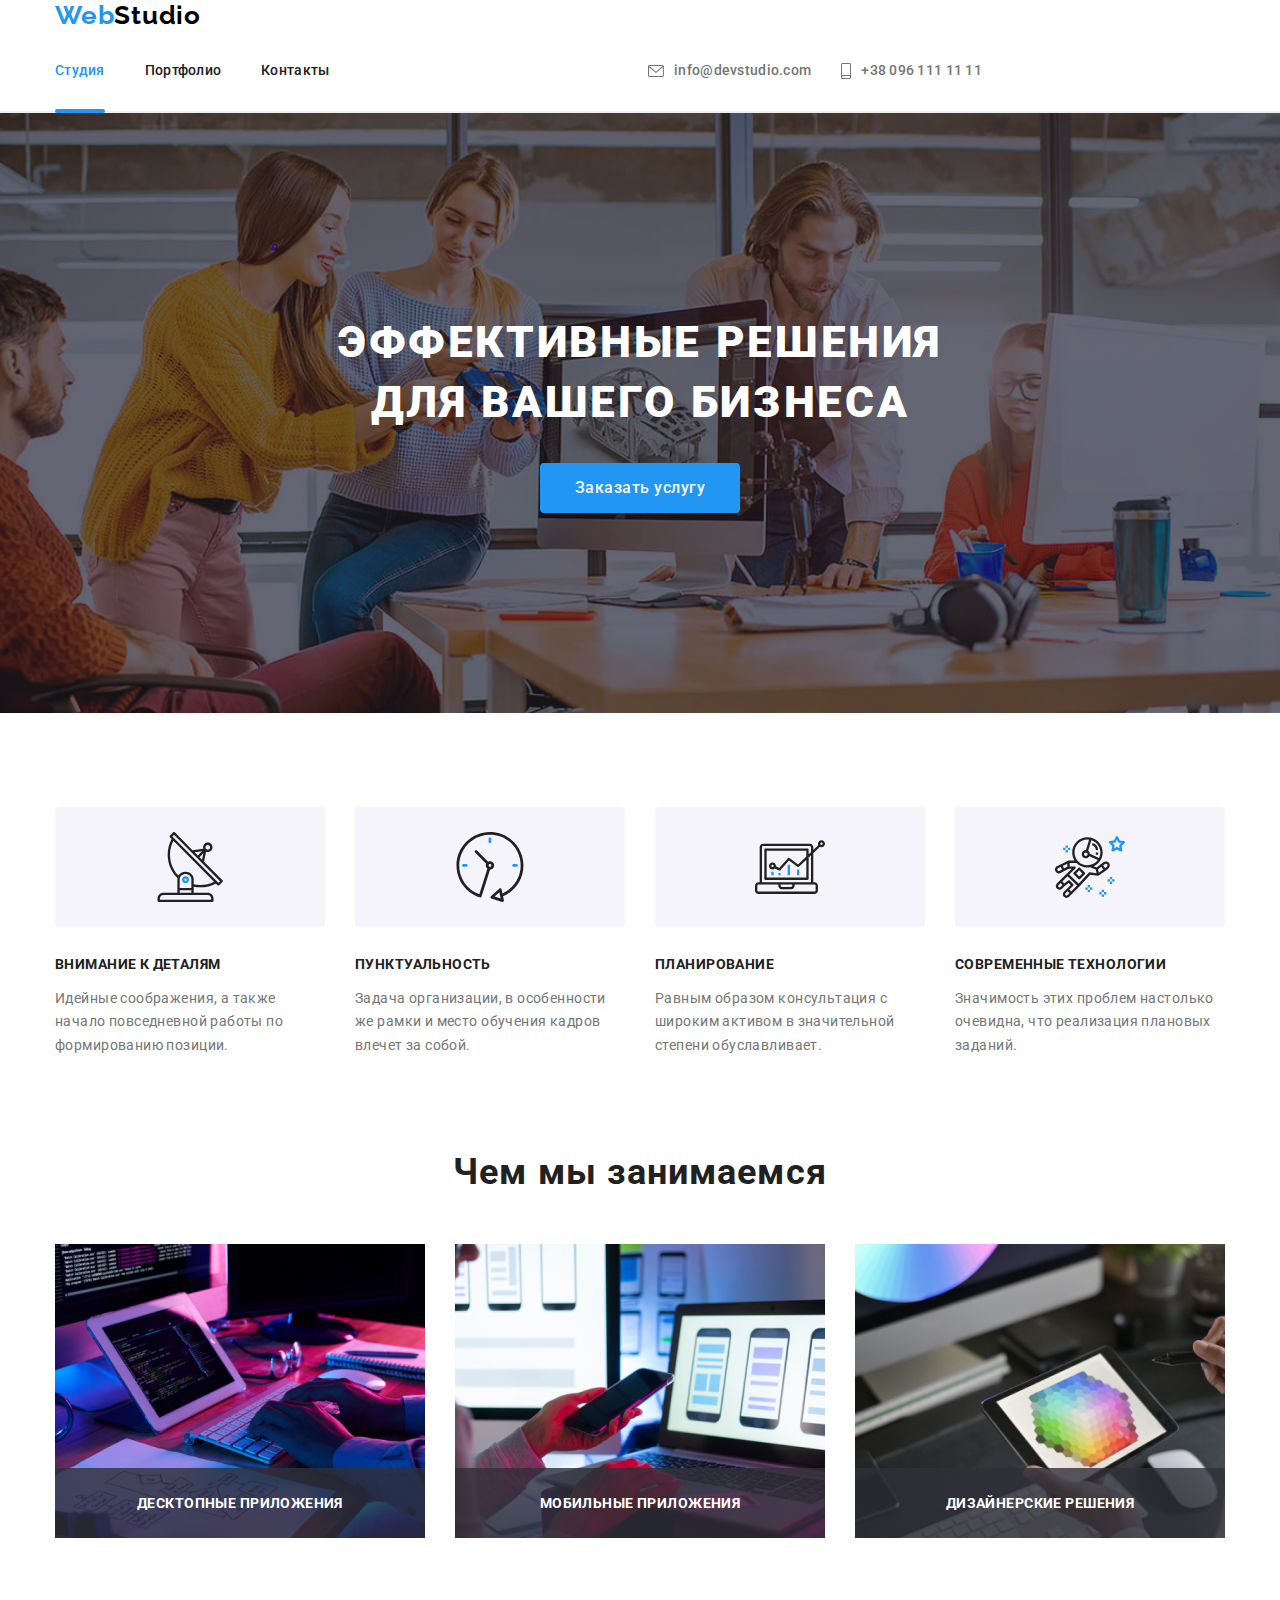
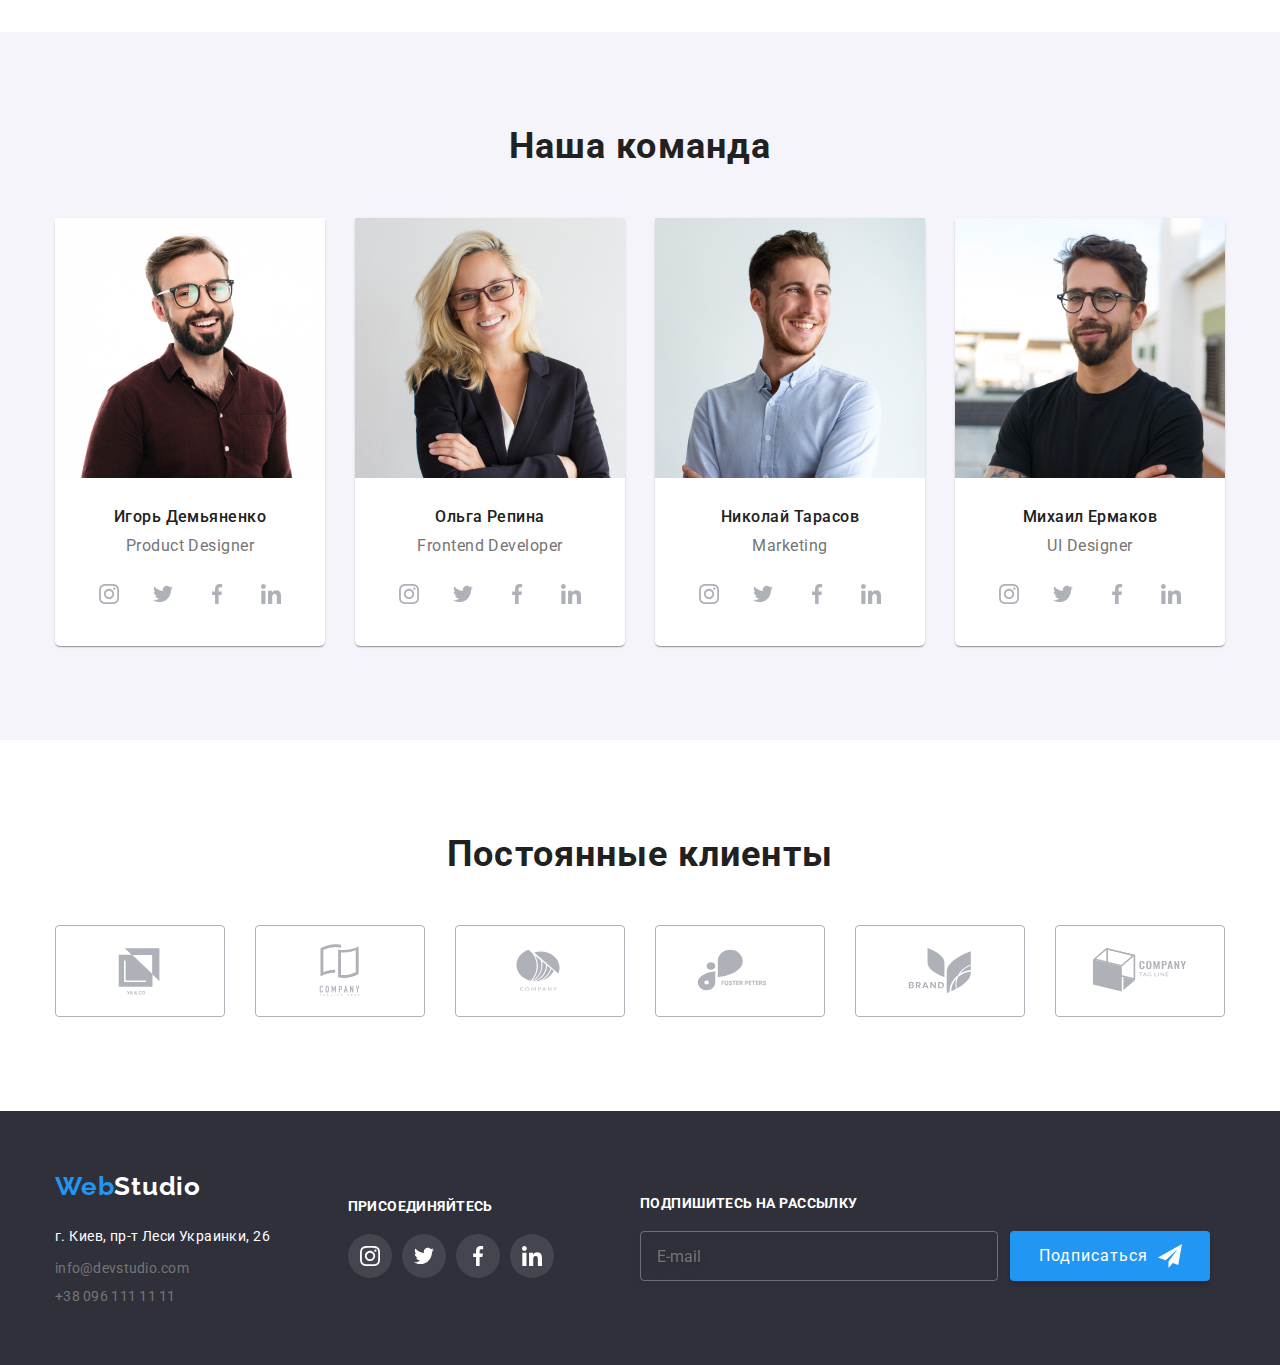
<file: index.html>
<!DOCTYPE html>
<html lang="ru">
  <head>
    <meta charset="UTF-8" />
    <meta http-equiv="X-UA-Compatible" content="IE=edge" />
    <meta name="viewport" content="width=device-width, initial-scale=1.0" />
    <title>WebStudio</title>
    <link rel="preconnect" href="https://fonts.gstatic.com" />
    <link
      href="https://fonts.googleapis.com/css2?family=Roboto:wght@400;500;700;900&display=swap"
      rel="stylesheet"
    />
    <link
      href="https://fonts.googleapis.com/css2?family=Raleway:wght@700&display=swap"
      rel="stylesheet"
    />
    <link
      rel="stylesheet"
      href="https://cdnjs.cloudflare.com/ajax/libs/modern-normalize/1.0.0/modern-normalize.css"
    />
    <link rel="stylesheet" href="css/main.min.css" />
  </head>

  <body>
    <header class="page-header">
      <div class="container">
        <a href="#" class="nav__link-logo"
          ><span class="nav__logo">Web</span
          ><span class="nav__logo-3">Studio</span></a
        >
        <button type="button" class="menu-button" data-menu-button>
          <svg
            width="40"
            height="40"
            aria-label="Переключаетель мобильного меню"
          >
            <use class="icon-burger" href="./images/sprite.svg#burger"></use>
            <use
              class="icon-burger-close"
              href="./images/sprite.svg#burger-close"
            ></use>
          </svg>
        </button>

        <div class="page-header__navigation" data-menu>
          <nav class="nav">
            <ul class="site-nav">
              <li class="site-nav__menu-item">
                <a href="./index.html" class="site-nav__menu-link-active link"
                  >Студия</a
                >
              </li>
              <li class="site-nav__menu-item">
                <a href="./portfolio.html" class="link site-nav__menu-link"
                  >Портфолио</a
                >
              </li>
              <li class="site-nav__menu-item">
                <a href="./index.html" class="link site-nav__menu-link"
                  >Контакты</a
                >
              </li>
            </ul>
          </nav>
          <ul class="cont-nav">
            <li class="cont-nav__cont-item email">
              <a href="mailto:info@devstudio.com" class="link"
                ><svg class="cont-icon-mail" width="16" height="12">
                  <use href="./images/sprite.svg#icon-envelope"></use>
                </svg>
                info@devstudio.com</a
              >
            </li>
            <li class="cont-nav__cont-item phone">
              <a href="tel:+380961111111" class="link">
                <svg class="cont-icon-tel" width="10" height="16">
                  <use href="./images/sprite.svg#icon-smartphone"></use></svg>+38 096 111 11 11
              </a>
            </li>
          </ul>
          <ul class="mobile-menu__set">
            <li class="mobile-menu__set-item">
              <a
                class="link mobile-menu__set-link"
                href="https://www.instagram.com/"
                target="_blank"
                rel="noopener noreferrer"
                >Instagram</a
              >
            </li>
            <li class="mobile-menu__set-item">
              <a
                class="link mobile-menu__set-link"
                href="https://www.twitter.com/"
                target="_blank"
                rel="noopener noreferrer"
                >Twitter</a
              >
            </li>
            <li class="mobile-menu__set-item">
              <a
                class="link mobile-menu__set-link"
                href="https://www.facebook.com/"
                target="_blank"
                rel="noopener noreferrer"
                >Facebook</a
              >
            </li>
            <li class="mobile-menu__set-item">
              <a
                class="link mobile-menu__set-link"
                href="https://www.linkedins.com"
                target="_blank"
                rel="noopener noreferrer"
                >Linkedin</a
              >
            </li>
          </ul>
        </div>
      </div>
    </header>

    <main>
      <section class="hero">
        <div class="container">
          <h1 class="hero__hero-title">
            Эффективные решения для вашего бизнеса
          </h1>
          <button data-modal-open class="hero__btn-hero" type="button">
            Заказать услугу
          </button>
        </div>
      </section>

      <section class="section">
        <div class="container">
          <ul class="features">
            <li class="features__features-label">
              <div class="features__features-img">
                <svg class="features__features-svg" height="70" width="70">
                  <use href="./images/sprite.svg#icon-antena"></use>
                </svg>
              </div>
              <h3 class="features__features-list">Внимание к деталям</h3>
              <p class="features__features-text">
                Идейные соображения, а также начало повседневной работы по
                формированию позиции.
              </p>
            </li>

            <li class="features__features-label">
              <div class="features__features-img">
                <svg class="features__features-svg" height="70" width="70">
                  <use href="./images/sprite.svg#icon-clock"></use>
                </svg>
              </div>
              <h3 class="features__features-list">Пунктуальность</h3>
              <p class="features__features-text">
                Задача организации, в особенности же рамки и место обучения
                кадров влечет за собой.
              </p>
            </li>
            <li class="features__features-label">
              <div class="features__features-img">
                <svg class="features__features-svg" height="70" width="70">
                  <use href="./images/sprite.svg#icon-diagram"></use>
                </svg>
              </div>
              <h3 class="features__features-list">Планирование</h3>
              <p class="features__features-text">
                Равным образом консультация с широким активом в значительной
                степени обуславливает.
              </p>
            </li>
            <li class="features__features-label">
              <div class="features__features-img">
                <svg class="features__features-svg" height="70" width="70">
                  <use href="./images/sprite.svg#icon-astronaut"></use>
                </svg>
              </div>
              <h3 class="features__features-list">Современные технологии</h3>
              <p class="features__features-text">
                Значимость этих проблем настолько очевидна, что реализация
                плановых заданий.
              </p>
            </li>
          </ul>
        </div>
      </section>

      <section class="section">
        <div class="container">
          <h2 class="activity__activity-title">Чем мы занимаемся</h2>
          <ul class="activity__activity-menu">
            <li class="activity__activity-item">
              <picture>
                <source
                  srcset="
                    ./images/photo-webstudio/desktop/activity/activity1-x1.jpg 1x,
                    ./images/photo-webstudio/desktop/activity/activity1-x2.jpg 2x
                  "
                  media="(min-width: 1200px)"
                  type="image/jpeg"
                />
                <img
                  src="./images/photo-webstudio/desktop/activity/activity1-x1.jpg"
                  width="370"
                  height="294"
                  alt="Наполнение веб-страницы контентом"
                />
              </picture>
              <p class="activity__activity-text">Десктопные приложения</p>
            </li>

            <li class="activity__activity-item">
              <picture>
                <source
                  srcset="
                    ./images/photo-webstudio/desktop/activity/activity2-x1.jpg 1x,
                    ./images/photo-webstudio/desktop/activity/activity2-x2.jpg 2x
                  "
                  media="(min-width: 1200px)"
                  type="image/jpeg"
                />
                <img
                  src="./images/photo-webstudio/desktop/activity/activity2-x1.jpg"
                  width="370"
                  height="294"
                  alt="Наполнение веб-страницы контентом"
                />
              </picture>
              <p class="activity__activity-text">Мобильные приложения</p>
            </li>
            <li class="activity__activity-item">
              <picture>
                <source
                  srcset="
                    ./images/photo-webstudio/desktop/activity/activity3-x1.jpg 1x,
                    ./images/photo-webstudio/desktop/activity/activity3-x2.jpg 2x
                  "
                  media="(min-width: 1200px)"
                  type="image/jpeg"
                />
                <img
                  src="./images/photo-webstudio/desktop/activity/activity3-x1.jpg"
                  width="370"
                  height="294"
                  alt="Наполнение веб-страницы контентом"
                />
              </picture>
              <p class="activity__activity-text">Дизайнерские решения</p>
            </li>
          </ul>
        </div>
      </section>

      <section class="section">
        <div class="container">
          <h2 class="team-title">Наша команда</h2>

          <ul class="team">
            <li class="team__team-item">
              <picture>
                <source
                  srcset="
                    ./images/photo-webstudio/desktop/team/card1-x1.jpg 1x,
                    ./images/photo-webstudio/desktop/team/card1-x2.jpg 2x
                  "
                  media="(min-width: 1200px)"
                  type="image/jpeg"
                />
                <source
                  srcset="
                    ./images/photo-webstudio/tablet/team/card1-x1.jpg 1x,
                    ./images/photo-webstudio/tablet/team/card1-x2.jpg 2x
                  "
                  media="(min-width: 768px)"
                  type="image/jpeg"
                />
                <source
                  srcset="
                    ./images/photo-webstudio/mobile/team/card1-x1.jpg 1x,
                    ./images/photo-webstudio/mobile/team/card1-x2.jpg 2x
                  "
                  media="(max-width: 767.98px)"
                  type="image/jpeg"
                />
                <img
                  src="./images/photo-webstudio/mobile/team/card1-x1.jpg"
                  width="450"
                  height="460"
                  alt="Дизайнер продукта"
                />
              </picture>
              <h3 class="team__name">Игорь Демьяненко</h3>
              <p class="team__post" lang="en">Product Designer</p>

              <ul class="social-icons">
                <li class="social-icons__social-item">
                  <a
                    href=""
                    rel="noopener noreferrer"
                    class="social-icons-link"
                  >
                    <svg
                      class="social-icons__social-svg"
                      height="20"
                      width="20"
                    >
                      <use href="./images/sprite.svg#icon-instagram"></use>
                    </svg>
                  </a>
                </li>

                <li class="social-icons__social-item">
                  <a
                    href=""
                    rel="noopener noreferrer"
                    class="social-icons-link"
                  >
                    <svg
                      class="social-icons__social-svg"
                      height="20"
                      width="20"
                    >
                      <use href="./images/sprite.svg#icon-twitter"></use>
                    </svg>
                  </a>
                </li>

                <li class="social-icons__social-item">
                  <a
                    href=""
                    rel="noopener noreferrer"
                    class="social-icons-link"
                  >
                    <svg
                      class="social-icons__social-svg"
                      height="20"
                      width="20"
                    >
                      <use href="./images/sprite.svg#icon-facebook"></use>
                    </svg>
                  </a>
                </li>

                <li class="social-icons__social-item">
                  <a
                    href=""
                    rel="noopener noreferrer"
                    class="social-icons-link"
                  >
                    <svg
                      class="social-icons__social-svg"
                      height="20"
                      width="20"
                    >
                      <use href="./images/sprite.svg#icon-linkedin"></use>
                    </svg>
                  </a>
                </li>
              </ul>
            </li>
            <li class="team__team-item">
              <picture>
                <source
                  srcset="
                    ./images/photo-webstudio/desktop/team/card2-x1.jpg 1x,
                    ./images/photo-webstudio/desktop/team/card2-x2.jpg 2x
                  "
                  media="(min-width: 1200px)"
                  type="image/jpeg"
                />
                <source
                  srcset="
                    ./images/photo-webstudio/tablet/team/card2-x1.jpg 1x,
                    ./images/photo-webstudio/tablet/team/card2-x2.jpg 2x
                  "
                  media="(min-width: 768px)"
                  type="image/jpeg"
                />
                <source
                  srcset="
                    ./images/photo-webstudio/mobile/team/card2-x1.jpg 1x,
                    ./images/photo-webstudio/mobile/team/card2-x2.jpg 2x
                  "
                  media="(max-width: 767.98px)"
                  type="image/jpeg"
                />
                <img
                  src="./images/photo-webstudio/mobile/team/card2-x1.jpg"
                  width="450"
                  height="460"
                  alt="Дизайнер продукта"
                />
              </picture>
              <h3 class="team__name">Ольга Репина</h3>
              <p class="team__post" lang="en">Frontend Developer</p>

              <ul class="social-icons">
                <li class="social-icons__social-item">
                  <a
                    href=""
                    rel="noopener noreferrer"
                    class="social-icons-link"
                  >
                    <svg
                      class="social-icons__social-svg"
                      height="20"
                      width="20"
                    >
                      <use href="./images/sprite.svg#icon-instagram"></use>
                    </svg>
                  </a>
                </li>

                <li class="social-icons__social-item">
                  <a
                    href=""
                    rel="noopener noreferrer"
                    class="social-icons-link"
                  >
                    <svg
                      class="social-icons__social-svg"
                      height="20"
                      width="20"
                    >
                      <use href="./images/sprite.svg#icon-twitter"></use>
                    </svg>
                  </a>
                </li>

                <li class="social-icons__social-item">
                  <a
                    href=""
                    rel="noopener noreferrer"
                    class="social-icons-link"
                  >
                    <svg
                      class="social-icons__social-svg"
                      height="20"
                      width="20"
                    >
                      <use href="./images/sprite.svg#icon-facebook"></use>
                    </svg>
                  </a>
                </li>

                <li class="social-icons__social-item">
                  <a
                    href=""
                    rel="noopener noreferrer"
                    class="social-icons-link"
                  >
                    <svg
                      class="social-icons__social-svg"
                      height="20"
                      width="20"
                    >
                      <use href="./images/sprite.svg#icon-linkedin"></use>
                    </svg>
                  </a>
                </li>
              </ul>
            </li>
            <li class="team__team-item">
              <picture>
                <source
                  srcset="
                    ./images/photo-webstudio/desktop/team/card3-x1.jpg 1x,
                    ./images/photo-webstudio/desktop/team/card3-x2.jpg 2x
                  "
                  media="(min-width: 1200px)"
                  type="image/jpeg"
                />
                <source
                  srcset="
                    ./images/photo-webstudio/tablet/team/card3-x1.jpg 1x,
                    ./images/photo-webstudio/tablet/team/card3-x2.jpg 2x
                  "
                  media="(min-width: 768px)"
                  type="image/jpeg"
                />
                <source
                  srcset="
                    ./images/photo-webstudio/mobile/team/card3-x1.jpg 1x,
                    ./images/photo-webstudio/mobile/team/card3-x2.jpg 2x
                  "
                  media="(max-width: 767.98px)"
                  type="image/jpeg"
                />
                <img
                  src="./images/photo-webstudio/mobile/team/card3-x1.jpg"
                  width="450"
                  height="460"
                  alt="Дизайнер продукта"
                />
              </picture>
              <h3 class="team__name">Николай Тарасов</h3>
              <p class="team__post" lang="en">Marketing</p>

              <ul class="social-icons">
                <li class="social-icons__social-item">
                  <a
                    href=""
                    rel="noopener noreferrer"
                    class="social-icons-link"
                  >
                    <svg
                      class="social-icons__social-svg"
                      height="20"
                      width="20"
                    >
                      <use href="./images/sprite.svg#icon-instagram"></use>
                    </svg>
                  </a>
                </li>

                <li class="social-icons__social-item">
                  <a
                    href=""
                    rel="noopener noreferrer"
                    class="social-icons-link"
                  >
                    <svg
                      class="social-icons__social-svg"
                      height="20"
                      width="20"
                    >
                      <use href="./images/sprite.svg#icon-twitter"></use>
                    </svg>
                  </a>
                </li>

                <li class="social-icons__social-item">
                  <a
                    href=""
                    rel="noopener noreferrer"
                    class="social-icons-link"
                  >
                    <svg
                      class="social-icons__social-svg"
                      height="20"
                      width="20"
                    >
                      <use href="./images/sprite.svg#icon-facebook"></use>
                    </svg>
                  </a>
                </li>

                <li class="social-icons__social-item">
                  <a
                    href=""
                    rel="noopener noreferrer"
                    class="social-icons-link"
                  >
                    <svg
                      class="social-icons__social-svg"
                      height="20"
                      width="20"
                    >
                      <use href="./images/sprite.svg#icon-linkedin"></use>
                    </svg>
                  </a>
                </li>
              </ul>
            </li>
            <li class="team__team-item">
              <picture>
                <source
                  srcset="
                    ./images/photo-webstudio/desktop/team/card4-x1.jpg 1x,
                    ./images/photo-webstudio/desktop/team/card4-x2.jpg 2x
                  "
                  media="(min-width: 1200px)"
                  type="image/jpeg"
                />
                <source
                  srcset="
                    ./images/photo-webstudio/tablet/team/card4-x1.jpg 1x,
                    ./images/photo-webstudio/tablet/team/card4-x2.jpg 2x
                  "
                  media="(min-width: 768px)"
                  type="image/jpeg"
                />
                <source
                  srcset="
                    ./images/photo-webstudio/mobile/team/card4-x1.jpg 1x,
                    ./images/photo-webstudio/mobile/team/card4-x2.jpg 2x
                  "
                  media="(max-width: 767.98px)"
                  type="image/jpeg"
                />
                <img
                  src="./images/photo-webstudio/mobile/team/card4-x1.jpg"
                  width="450"
                  height="460"
                  alt="Дизайнер продукта"
                />
              </picture>
              <h3 class="team__name">Михаил Ермаков</h3>
              <p class="team__post" lang="en">UI Designer</p>

              <ul class="social-icons">
                <li class="social-icons__social-item">
                  <a
                    href=""
                    rel="noopener noreferrer"
                    class="social-icons-link"
                  >
                    <svg
                      class="social-icons__social-svg"
                      height="20"
                      width="20"
                    >
                      <use href="./images/sprite.svg#icon-instagram"></use>
                    </svg>
                  </a>
                </li>

                <li class="social-icons__social-item">
                  <a
                    href=""
                    rel="noopener noreferrer"
                    class="social-icons-link"
                  >
                    <svg
                      class="social-icons__social-svg"
                      height="20"
                      width="20"
                    >
                      <use href="./images/sprite.svg#icon-twitter"></use>
                    </svg>
                  </a>
                </li>

                <li class="social-icons__social-item">
                  <a
                    href=""
                    rel="noopener noreferrer"
                    class="social-icons-link"
                  >
                    <svg
                      class="social-icons__social-svg"
                      height="20"
                      width="20"
                    >
                      <use href="./images/sprite.svg#icon-facebook"></use>
                    </svg>
                  </a>
                </li>

                <li class="social-icons__social-item">
                  <a
                    href=""
                    rel="noopener noreferrer"
                    class="social-icons-link"
                  >
                    <svg
                      class="social-icons__social-svg"
                      height="20"
                      width="20"
                    >
                      <use href="./images/sprite.svg#icon-linkedin"></use>
                    </svg>
                  </a>
                </li>
              </ul>
            </li>
          </ul>
        </div>
      </section>

      <section class="section">
        <div class="container">
          <h2 class="clients-title">Постоянные клиенты</h2>

          <ul class="clients-icons">
            <li class="clients-icons__clients-item">
              <a
                href=""
                rel="noopener noreferrer"
                class="clients-icons__clients-link"
              >
                <svg class="clients-icons__clients-svg" width="106" height="60">
                  <use href="./images/sprite.svg#icon-logo-1"></use>
                </svg>
              </a>
            </li>

            <li class="clients-icons__clients-item">
              <a
                href=""
                rel="noopener noreferrer"
                class="clients-icons__clients-link"
              >
                <svg class="clients-icons__clients-svg" width="106" height="60">
                  <use href="./images/sprite.svg#icon-logo-2"></use>
                </svg>
              </a>
            </li>

            <li class="clients-icons__clients-item">
              <a
                href=""
                rel="noopener noreferrer"
                class="clients-icons__clients-link"
              >
                <svg class="clients-icons__clients-svg" width="106" height="60">
                  <use href="./images/sprite.svg#icon-logo-3"></use>
                </svg>
              </a>
            </li>

            <li class="clients-icons__clients-item">
              <a
                href=""
                rel="noopener noreferrer"
                class="clients-icons__clients-link"
              >
                <svg class="clients-icons__clients-svg" width="106" height="60">
                  <use href="./images/sprite.svg#icon-logo-4"></use>
                </svg>
              </a>
            </li>

            <li class="clients-icons__clients-item">
              <a
                href=""
                rel="noopener noreferrer"
                class="clients-icons__clients-link"
              >
                <svg class="clients-icons__clients-svg" width="106" height="60">
                  <use href="./images/sprite.svg#icon-logo-5"></use>
                </svg>
              </a>
            </li>

            <li class="clients-icons__clients-item">
              <a
                href=""
                rel="noopener noreferrer"
                class="clients-icons__clients-link"
              >
                <svg class="clients-icons__clients-svg" width="106" height="60">
                  <use href="./images/sprite.svg#icon-logo-6"></use>
                </svg>
              </a>
            </li>
          </ul>
        </div>
      </section>
    </main>

    <footer class="footer">
      <div class="container">
        <div class="footer-content">
          <div class="footer-content__top">
            <a href="#" class="footer__link-logo"
              ><span class="footer__logo">Web</span
              ><span class="footer__logo-2">Studio</span></a
            >
            <address class="address-position">
              <ul class="address">
                <li class="address__address-list">
                  <a
                    href="https://goo.gl/maps/PAx5yMf4TKwDNGJb6"
                    target="_blank"
                    rel="noopener noreferrer"
                    class="address-link"
                    >г. Киев, пр-т Леси Украинки, 26</a
                  >
                </li>
                <li class="address__address-list">
                  <a href="mailto:info@devstudio.com" class="address__ft-link"
                    >info@devstudio.com</a
                  >
                </li>
                <li class="address__address-list">
                  <a href="tel:+380961111111" class="address__ft-link"
                    >+38 096 111 11 11</a
                  >
                </li>
              </ul>
            </address>
          </div>

          <div class="footer-social-position">
            <h4 class="footer-form__footer-title">Присоединяйтесь</h4>

            <ul class="footer-social-icons">
              <li class="footer-social-icons__item">
                <a
                  href=""
                  rel="noopener noreferrer"
                  class="footer-social-icons__link"
                >
                  <svg class="footer-social-icons__svg" height="20" width="20">
                    <use href="./images/sprite.svg#icon-instagram"></use>
                  </svg>
                </a>
              </li>

              <li class="footer-social-icons__item">
                <a
                  href=""
                  rel="noopener noreferrer"
                  class="footer-social-icons__link"
                >
                  <svg class="footer-social-icons__svg" height="20" width="20">
                    <use href="./images/sprite.svg#icon-twitter"></use>
                  </svg>
                </a>
              </li>

              <li class="footer-social-icons__item">
                <a
                  href=""
                  rel="noopener noreferrer"
                  class="footer-social-icons__link"
                >
                  <svg class="footer-social-icons__svg" height="20" width="20">
                    <use href="./images/sprite.svg#icon-facebook"></use>
                  </svg>
                </a>
              </li>

              <li class="footer-social-icons__item">
                <a
                  href=""
                  rel="noopener noreferrer"
                  class="footer-social-icons__link"
                >
                  <svg class="footer-social-icons__svg" height="20" width="20">
                    <use href="./images/sprite.svg#icon-linkedin"></use>
                  </svg>
                </a>
              </li>
            </ul>
          </div>

          <!-- form footer -->

          <form class="footer-form">
            <h2 class="footer-form__footer-title">Подпишитесь на рассылку</h2>
            <div class="footer-form__footer-label">
              <label for="footer-form"></label>
              <div class="footer-form__form-position">
                <input
                  class="footer-form__footer-input"
                  type="email"
                  id="footer-form"
                  name="email"
                  placeholder="E-mail"
                  required
                />
                <div class="footer-form__btn-wrapper">
                  <button type="submit" class="footer-form__btn-footer">
                    Подписаться
                    <svg
                      class="footer-form__icon-send"
                      width="24px"
                      height="24px"
                    >
                      <use href="./images/sprite.svg#send"></use>
                    </svg>
                  </button>
                </div>
              </div>
            </div>
          </form>
        </div>
      </div>
    </footer>

    <!-- modal -->

    <div class="backdrop is-hidden" data-modal>
      <div class="modal">
        <button class="modal__close-btn" data-modal-close>
          <svg width="11px" height="11px">
            <use href="./images/sprite.svg#close"></use>
          </svg>
        </button>
        <div class="modal__item">
          <h2 class="modal__title">Оставьте свои данные, мы вам перезвоним</h2>

          <form class="modal-form">
            <div class="modal-form__form-field">
              <label class="modal-form__form-label" for="name">Имя</label>
              <input
                class="modal-form__form-input"
                type="text"
                name="name"
                id="name"
                autofocus
                required
                minlength="2"
                maxlength="15"
              />
              <svg class="modal-form__form-svg" width="18px" height="18px">
                <use href="./images/sprite.svg#user-icon"></use>
              </svg>
            </div>

            <div class="modal-form__form-field">
              <label class="modal-form__form-label" for="tel">Телефон</label>
              <input
                class="modal-form__form-input"
                type="text"
                name="tel"
                id="tel"
                required
                minlength="10"
                maxlength="10"
              />
              <svg class="modal-form__form-svg" width="18px" height="18px">
                <use href="./images/sprite.svg#tel-icon"></use>
              </svg>
            </div>

            <div class="modal-form__form-field">
              <label class="modal-form__form-label" for="tel">Почта</label>
              <input
                class="modal-form__form-input"
                type="email"
                name="email"
                id="email"
                required
                minlength="2"
                maxlength="15"
              />
              <svg class="modal-form__form-svg" width="18px" height="18px">
                <use href="./images/sprite.svg#mail-icon"></use>
              </svg>
            </div>

            <div class="modal-form__form-field">
              <label for="comment" class="modal-form__form-label"
                >Комментарий</label
              >
              <textarea
                placeholder="Введите текст"
                class="form-comment"
                name="comment"
                id="comment"
              ></textarea>
            </div>

            <!-- checkbox -->

            <label for="conditions" class="modal-form__checkbox">
              <span class="modal-form__checkbox-position">
                <input
                  class="modal-form__checkbox-custom"
                  type="checkbox"
                  name="conditions"
                  value="conditions submitted"
                  id="conditions"
                  required
                />
                <svg
                  class="modal-form__checkbox-custom-icon"
                  width="16px"
                  height="15px"
                >
                  <use href="./images/sprite.svg#checked"></use>
                </svg>
              </span>
              <span class="modal-form__agreement-conditions-text"
                >Соглашаюсь с рассылкой и принимаю
                <span class="modal-form__agreement-conditions-link">
                  <a href="#">Условия договора</a>
                </span>
              </span>
            </label>

            <button class="modal-form__btn-submit" type="submit">
              Отправить
            </button>
          </form>
        </div>
      </div>
    </div>
    <!-- modal js -->
    <script src="./js/modal.js"></script>
    <script src="./js/menu.js"></script>
  </body>
</html>
</file>
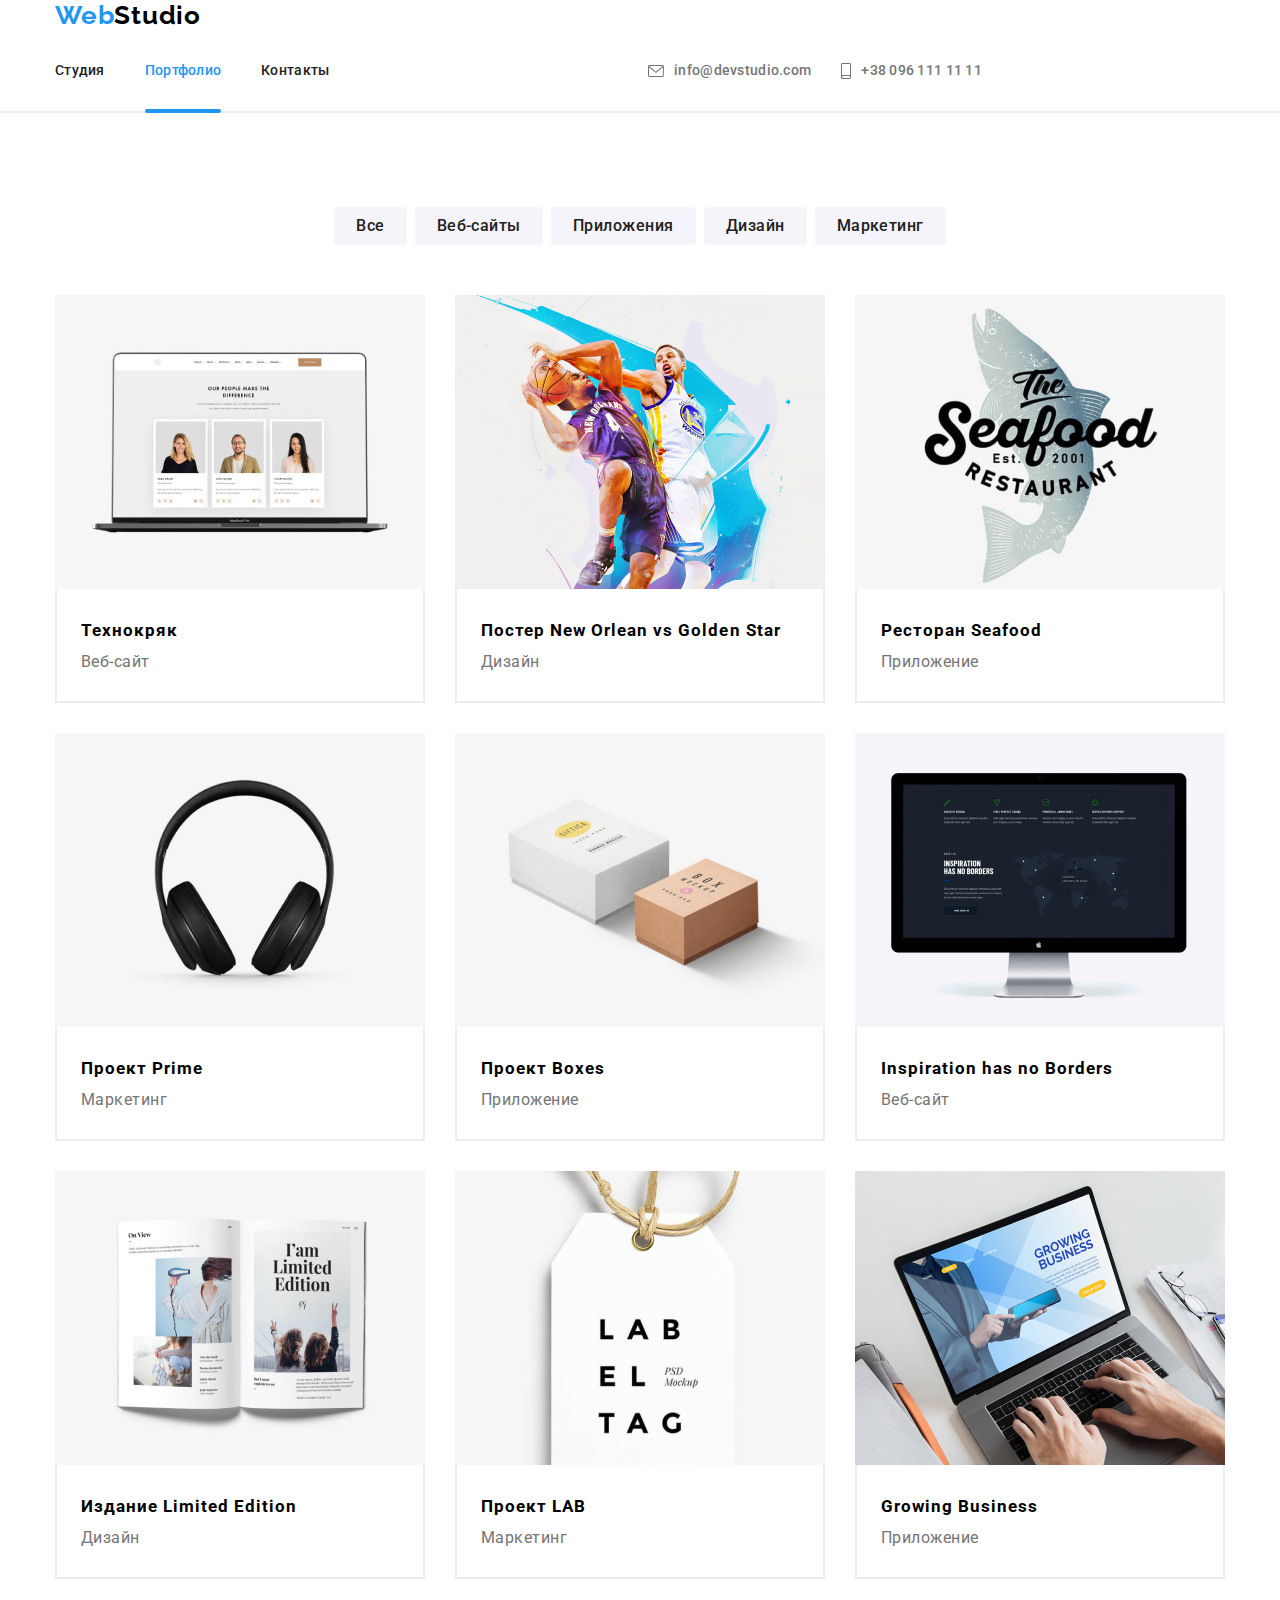
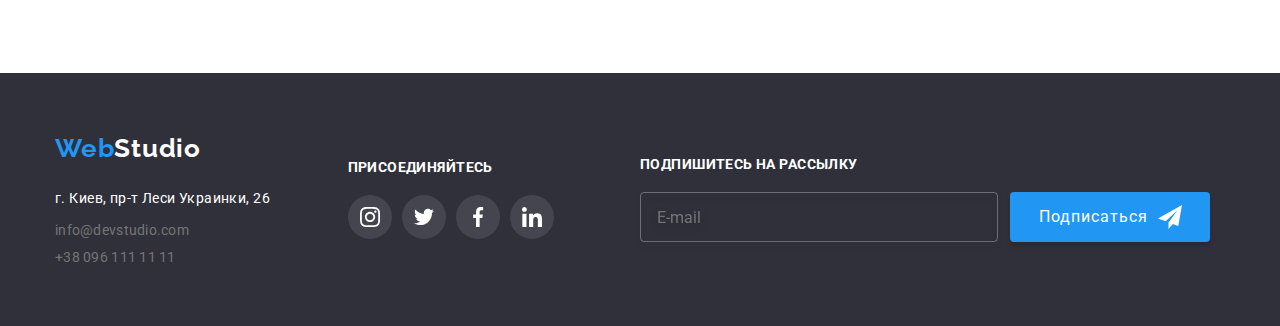
<file: portfolio.html>
<!DOCTYPE html>
<html lang="ru">
  <head>
    <meta charset="UTF-8" />
    <meta http-equiv="X-UA-Compatible" content="IE=edge" />
    <meta name="viewport" content="width=device-width, initial-scale=1.0" />
    <title>Portfolio</title>
    <link rel="preconnect" href="https://fonts.gstatic.com" />
    <link
      href="https://fonts.googleapis.com/css2?family=Roboto:wght@400;500;700;900&display=swap"
      rel="stylesheet"
    />
    <link
      href="https://fonts.googleapis.com/css2?family=Raleway:wght@700&display=swap"
      rel="stylesheet"
    />
    <link
      rel="stylesheet"
      href="https://cdnjs.cloudflare.com/ajax/libs/modern-normalize/1.0.0/modern-normalize.css"
    />
    <link rel="stylesheet" href="css/main.min.css" />
  </head>

  <body>
    <header class="page-header">
      <div class="container">
        <a href="#" class="nav__link-logo"
          ><span class="nav__logo">Web</span
          ><span class="nav__logo-3">Studio</span></a
        >
        <button type="button" class="menu-button" data-menu-button>
          <svg
            width="40"
            height="40"
            aria-label="Переключаетель мобильного меню"
          >
            <use class="icon-burger" href="./images/sprite.svg#burger"></use>
            <use
              class="icon-burger-close"
              href="./images/sprite.svg#burger-close"
            ></use>
          </svg>
        </button>

        <div class="page-header__navigation" data-menu>
          <nav class="nav">
            <ul class="site-nav">
              <li class="site-nav__menu-item">
                <a href="./index.html" class="link site-nav__menu-link"
                  >Студия</a
                >
              </li>
              <li class="site-nav__menu-item">
                <a
                  href="./portfolio.html"
                  class="site-nav__menu-link-active link"
                  >Портфолио</a
                >
              </li>
              <li class="site-nav__menu-item">
                <a href="./index.html" class="link site-nav__menu-link"
                  >Контакты</a
                >
              </li>
            </ul>
          </nav>
          <ul class="cont-nav">
            <li class="cont-nav__cont-item email">
              <a href="mailto:info@devstudio.com" class="link"
                ><svg class="cont-icon-mail" width="16" height="12">
                  <use href="./images/sprite.svg#icon-envelope"></use>
                </svg>
                info@devstudio.com</a
              >
            </li>
            <li class="cont-nav__cont-item phone">
              <a href="tel:+380961111111" class="link">
                <svg class="cont-icon-tel" width="10" height="16">
                  <use href="./images/sprite.svg#icon-smartphone"></use></svg>+38 096 111 11 11
              </a>
            </li>
          </ul>
          <ul class="mobile-menu__set">
            <li class="mobile-menu__set-item">
              <a
                class="link mobile-menu__set-link"
                href="https://www.instagram.com/"
                target="_blank"
                rel="noopener noreferrer"
                >Instagram</a
              >
            </li>
            <li class="mobile-menu__set-item">
              <a
                class="link mobile-menu__set-link"
                href="https://www.twitter.com/"
                target="_blank"
                rel="noopener noreferrer"
                >Twitter</a
              >
            </li>
            <li class="mobile-menu__set-item">
              <a
                class="link mobile-menu__set-link"
                href="https://www.facebook.com/"
                target="_blank"
                rel="noopener noreferrer"
                >Facebook</a
              >
            </li>
            <li class="mobile-menu__set-item">
              <a
                class="link mobile-menu__set-link"
                href="https://www.linkedins.com"
                target="_blank"
                rel="noopener noreferrer"
                >Linkedin</a
              >
            </li>
          </ul>
        </div>
      </div>
    </header>

    <main>
      <section class="section">
        <div class="container">
          <ul class="btn-list">
            <li><button class="btn-list__btn" type="button">Все</button></li>
            <li>
              <button class="btn-list__btn" type="button">Веб-сайты</button>
            </li>
            <li>
              <button class="btn-list__btn" type="button">Приложения</button>
            </li>
            <li><button class="btn-list__btn" type="button">Дизайн</button></li>
            <li>
              <button class="btn-list__btn" type="button">Маркетинг</button>
            </li>
          </ul>
        </div>

        <div class="container">
          <ul class="project-box">
            <li class="project-box__project-item">
              <picture>
                <source
                  srcset="
                    ./images/photo-webstudio/desktop/portfolio/product1-x1.jpg 1x,
                    ./images/photo-webstudio/desktop/portfolio/product1-x2.jpg 2x
                  "
                  media="(min-width: 1200px)"
                  type="image/jpeg"
                />
                <source
                  srcset="
                    ./images/photo-webstudio/tablet/portfolio/product1-x1.jpg 1x,
                    ./images/photo-webstudio/tablet/portfolio/product1-x2.jpg 2x
                  "
                  media="(min-width: 768px)"
                  type="image/jpeg"
                />
                <source
                  srcset="
                    ./images/photo-webstudio/mobile/portfolio/product1-x1.jpg 1x,
                    ./images/photo-webstudio/mobile/portfolio/product1-x2.jpg 2x
                  "
                  media="(max-width: 767.98px)"
                  type="image/jpeg"
                />
                <img
                  class="project-box__project-img"
                  src="./images/photo-webstudio/mobile/portfolio/product1-x1.jpg"
                  alt="1"
                />
              </picture>

              <div class="project-box__overlay">
                <p class="project-box__overlay-item">
                  Технокряк это современная площадка распространения
                  коронавируса. Компании используют эту платформу для цифрового
                  шпионажа и атак на защищённые сервера конкурентов.
                </p>
              </div>
              <div class="project-box__project-card">
                <h3 class="project-box__project-title">Технокряк</h3>
                <p class="project-box__project-type">Веб-сайт</p>
              </div>
            </li>
            <li class="project-box__project-item">
              <picture>
                <source
                  srcset="
                    ./images/photo-webstudio/desktop/portfolio/product2-x1.jpg 1x,
                    ./images/photo-webstudio/desktop/portfolio/product2-x2.jpg 2x
                  "
                  media="(min-width: 1200px)"
                  type="image/jpeg"
                />
                <source
                  srcset="
                    ./images/photo-webstudio/tablet/portfolio/product2-x1.jpg 1x,
                    ./images/photo-webstudio/tablet/portfolio/product2-x2.jpg 2x
                  "
                  media="(min-width: 768px)"
                  type="image/jpeg"
                />
                <source
                  srcset="
                    ./images/photo-webstudio/mobile/portfolio/product2-x1.jpg 1x,
                    ./images/photo-webstudio/mobile/portfolio/product2-x2.jpg 2x
                  "
                  media="(max-width: 767.98px)"
                  type="image/jpeg"
                />
                <img
                  class="project-box__project-img"
                  src="./images/photo-webstudio/mobile/portfolio/product2-x1.jpg"
                  alt="1"
                />
              </picture>

              <div class="project-box__overlay">
                <p class="project-box__overlay-item">
                  Технокряк это современная площадка распространения
                  коронавируса. Компании используют эту платформу для цифрового
                  шпионажа и атак на защищённые сервера конкурентов.
                </p>
              </div>
              <div class="project-box__project-card">
                <h3 class="project-box__project-title">
                  Постер New Orlean vs Golden Star
                </h3>
                <p class="project-box__project-type">Дизайн</p>
              </div>
            </li>
            <li class="project-box__project-item">
              <picture>
                <source
                  srcset="
                    ./images/photo-webstudio/desktop/portfolio/product3-x1.jpg 1x,
                    ./images/photo-webstudio/desktop/portfolio/product3-x2.jpg 2x
                  "
                  media="(min-width: 1200px)"
                  type="image/jpeg"
                />
                <source
                  srcset="
                    ./images/photo-webstudio/tablet/portfolio/product3-x1.jpg 1x,
                    ./images/photo-webstudio/tablet/portfolio/product3-x2.jpg 2x
                  "
                  media="(min-width: 768px)"
                  type="image/jpeg"
                />
                <source
                  srcset="
                    ./images/photo-webstudio/mobile/portfolio/product3-x1.jpg 1x,
                    ./images/photo-webstudio/mobile/portfolio/product3-x2.jpg 2x
                  "
                  media="(max-width: 767.98px)"
                  type="image/jpeg"
                />
                <img
                  class="project-box__project-img"
                  src="./images/photo-webstudio/mobile/portfolio/product3-x1.jpg"
                  alt="1"
                />
              </picture>
              <div class="project-box__overlay">
                <p class="project-box__overlay-item">
                  Технокряк это современная площадка распространения
                  коронавируса. Компании используют эту платформу для цифрового
                  шпионажа и атак на защищённые сервера конкурентов.
                </p>
              </div>
              <div class="project-box__project-card">
                <h3 class="project-box__project-title">Ресторан Seafood</h3>
                <p class="project-box__project-type">Приложение</p>
              </div>
            </li>
            <li class="project-box__project-item">
              <picture>
                <source
                  srcset="
                    ./images/photo-webstudio/desktop/portfolio/product4-x1.jpg 1x,
                    ./images/photo-webstudio/desktop/portfolio/product4-x2.jpg 2x
                  "
                  media="(min-width: 1200px)"
                  type="image/jpeg"
                />
                <source
                  srcset="
                    ./images/photo-webstudio/tablet/portfolio/product4-x1.jpg 1x,
                    ./images/photo-webstudio/tablet/portfolio/product4-x2.jpg 2x
                  "
                  media="(min-width: 768px)"
                  type="image/jpeg"
                />
                <source
                  srcset="
                    ./images/photo-webstudio/mobile/portfolio/product4-x1.jpg 1x,
                    ./images/photo-webstudio/mobile/portfolio/product4-x2.jpg 2x
                  "
                  media="(max-width: 767.98px)"
                  type="image/jpeg"
                />
                <img
                  class="project-box__project-img"
                  src="./images/photo-webstudio/mobile/portfolio/product4-x1.jpg"
                  alt="1"
                />
              </picture>
              <div class="project-box__overlay">
                <p class="project-box__overlay-item">
                  Технокряк это современная площадка распространения
                  коронавируса. Компании используют эту платформу для цифрового
                  шпионажа и атак на защищённые сервера конкурентов.
                </p>
              </div>
              <div class="project-box__project-card">
                <h3 class="project-box__project-title">Проект Prime</h3>
                <p class="project-box__project-type">Маркетинг</p>
              </div>
            </li>
            <li class="project-box__project-item">
              <picture>
                <source
                  srcset="
                    ./images/photo-webstudio/desktop/portfolio/product5-x1.jpg 1x,
                    ./images/photo-webstudio/desktop/portfolio/product5-x2.jpg 2x
                  "
                  media="(min-width: 1200px)"
                  type="image/jpeg"
                />
                <source
                  srcset="
                    ./images/photo-webstudio/tablet/portfolio/product5-x1.jpg 1x,
                    ./images/photo-webstudio/tablet/portfolio/product5-x2.jpg 2x
                  "
                  media="(min-width: 768px)"
                  type="image/jpeg"
                />
                <source
                  srcset="
                    ./images/photo-webstudio/mobile/portfolio/product5-x1.jpg 1x,
                    ./images/photo-webstudio/mobile/portfolio/product5-x2.jpg 2x
                  "
                  media="(max-width: 767.98px)"
                  type="image/jpeg"
                />
                <img
                  class="project-box__project-img"
                  src="./images/photo-webstudio/mobile/portfolio/product5-x1.jpg"
                  alt="1"
                />
              </picture>
              <div class="project-box__overlay">
                <p class="project-box__overlay-item">
                  Технокряк это современная площадка распространения
                  коронавируса. Компании используют эту платформу для цифрового
                  шпионажа и атак на защищённые сервера конкурентов.
                </p>
              </div>
              <div class="project-box__project-card">
                <h3 class="project-box__project-title">Проект Boxes</h3>
                <p class="project-box__project-type">Приложение</p>
              </div>
            </li>
            <li class="project-box__project-item">
              <picture>
                <source
                  srcset="
                    ./images/photo-webstudio/desktop/portfolio/product6-x1.jpg 1x,
                    ./images/photo-webstudio/desktop/portfolio/product6-x2.jpg 2x
                  "
                  media="(min-width: 1200px)"
                  type="image/jpeg"
                />
                <source
                  srcset="
                    ./images/photo-webstudio/tablet/portfolio/product6-x1.jpg 1x,
                    ./images/photo-webstudio/tablet/portfolio/product6-x2.jpg 2x
                  "
                  media="(min-width: 768px)"
                  type="image/jpeg"
                />
                <source
                  srcset="
                    ./images/photo-webstudio/mobile/portfolio/product6-x1.jpg 1x,
                    ./images/photo-webstudio/mobile/portfolio/product6-x2.jpg 2x
                  "
                  media="(max-width: 767.98px)"
                  type="image/jpeg"
                />
                <img
                  class="project-box__project-img"
                  src="./images/photo-webstudio/mobile/portfolio/product6-x1.jpg"
                  alt="1"
                />
              </picture>
              <div class="project-box__overlay">
                <p class="project-box__overlay-item">
                  Технокряк это современная площадка распространения
                  коронавируса. Компании используют эту платформу для цифрового
                  шпионажа и атак на защищённые сервера конкурентов.
                </p>
              </div>
              <div class="project-box__project-card">
                <h3 class="project-box__project-title">
                  Inspiration has no Borders
                </h3>
                <p class="project-box__project-type">Веб-сайт</p>
              </div>
            </li>
            <li class="project-box__project-item">
              <picture>
                <source
                  srcset="
                    ./images/photo-webstudio/desktop/portfolio/product7-x1.jpg 1x,
                    ./images/photo-webstudio/desktop/portfolio/product7-x2.jpg 2x
                  "
                  media="(min-width: 1200px)"
                  type="image/jpeg"
                />
                <source
                  srcset="
                    ./images/photo-webstudio/tablet/portfolio/product7-x1.jpg 1x,
                    ./images/photo-webstudio/tablet/portfolio/product7-x2.jpg 2x
                  "
                  media="(min-width: 768px)"
                  type="image/jpeg"
                />
                <source
                  srcset="
                    ./images/photo-webstudio/mobile/portfolio/product7-x1.jpg 1x,
                    ./images/photo-webstudio/mobile/portfolio/product7-x2.jpg 2x
                  "
                  media="(max-width: 767.98px)"
                  type="image/jpeg"
                />
                <img
                  class="project-box__project-img"
                  src="./images/photo-webstudio/mobile/portfolio/product7-x1.jpg"
                  alt="1"
                />
              </picture>
              <div class="project-box__overlay">
                <p class="project-box__overlay-item">
                  Технокряк это современная площадка распространения
                  коронавируса. Компании используют эту платформу для цифрового
                  шпионажа и атак на защищённые сервера конкурентов.
                </p>
              </div>
              <div class="project-box__project-card">
                <h3 class="project-box__project-title">
                  Издание Limited Edition
                </h3>
                <p class="project-box__project-type">Дизайн</p>
              </div>
            </li>
            <li class="project-box__project-item">
              <picture>
                <source
                  srcset="
                    ./images/photo-webstudio/desktop/portfolio/product8-x1.jpg 1x,
                    ./images/photo-webstudio/desktop/portfolio/product8-x2.jpg 2x
                  "
                  media="(min-width: 1200px)"
                  type="image/jpeg"
                />
                <source
                  srcset="
                    ./images/photo-webstudio/tablet/portfolio/product8-x1.jpg 1x,
                    ./images/photo-webstudio/tablet/portfolio/product8-x2.jpg 2x
                  "
                  media="(min-width: 768px)"
                  type="image/jpeg"
                />
                <source
                  srcset="
                    ./images/photo-webstudio/mobile/portfolio/product8-x1.jpg 1x,
                    ./images/photo-webstudio/mobile/portfolio/product8-x2.jpg 2x
                  "
                  media="(max-width: 767.98px)"
                  type="image/jpeg"
                />
                <img
                  class="project-box__project-img"
                  src="./images/photo-webstudio/mobile/portfolio/product8-x1.jpg"
                  alt="1"
                />
              </picture>
              <div class="project-box__overlay">
                <p class="project-box__overlay-item">
                  Технокряк это современная площадка распространения
                  коронавируса. Компании используют эту платформу для цифрового
                  шпионажа и атак на защищённые сервера конкурентов.
                </p>
              </div>
              <div class="project-box__project-card">
                <h3 class="project-box__project-title">Проект LAB</h3>
                <p class="project-box__project-type">Маркетинг</p>
              </div>
            </li>
            <li class="project-box__project-item">
              <picture>
                <source
                  srcset="
                    ./images/photo-webstudio/desktop/portfolio/product9-x1.jpg 1x,
                    ./images/photo-webstudio/desktop/portfolio/product9-x2.jpg 2x
                  "
                  media="(min-width: 1200px)"
                  type="image/jpeg"
                />
                <source
                  srcset="
                    ./images/photo-webstudio/tablet/portfolio/product9-x1.jpg 1x,
                    ./images/photo-webstudio/tablet/portfolio/product9-x2.jpg 2x
                  "
                  media="(min-width: 768px)"
                  type="image/jpeg"
                />
                <source
                  srcset="
                    ./images/photo-webstudio/mobile/portfolio/product9-x1.jpg 1x,
                    ./images/photo-webstudio/mobile/portfolio/product9-x2.jpg 2x
                  "
                  media="(max-width: 767.98px)"
                  type="image/jpeg"
                />
                <img
                  class="project-box__project-img"
                  src="./images/photo-webstudio/mobile/portfolio/product9-x1.jpg"
                  alt="1"
                />
              </picture>
              <div class="project-box__overlay">
                <p class="project-box__overlay-item">
                  Технокряк это современная площадка распространения
                  коронавируса. Компании используют эту платформу для цифрового
                  шпионажа и атак на защищённые сервера конкурентов.
                </p>
              </div>
              <div class="project-box__project-card">
                <h3 class="project-box__project-title">Growing Business</h3>
                <p class="project-box__project-type">Приложение</p>
              </div>
            </li>
          </ul>
        </div>
      </section>
    </main>

    <footer class="footer">
      <div class="container">
        <div class="footer-content">
          <div class="footer-content__top">
            <a href="#" class="footer__link-logo"
              ><span class="footer__logo">Web</span
              ><span class="footer__logo-2">Studio</span></a
            >
            <address class="address-position">
              <ul class="address">
                <li class="address__address-list">
                  <a
                    href="https://goo.gl/maps/PAx5yMf4TKwDNGJb6"
                    target="_blank"
                    rel="noopener noreferrer"
                    class="address-link"
                    >г. Киев, пр-т Леси Украинки, 26</a
                  >
                </li>
                <li class="address__address-list">
                  <a href="mailto:info@devstudio.com" class="address__ft-link"
                    >info@devstudio.com</a
                  >
                </li>
                <li class="address__address-list">
                  <a href="tel:+380961111111" class="address__ft-link"
                    >+38 096 111 11 11</a
                  >
                </li>
              </ul>
            </address>
          </div>

          <div class="footer-social-position">
            <h4 class="footer-form__footer-title">Присоединяйтесь</h4>

            <ul class="footer-social-icons">
              <li class="footer-social-icons__item">
                <a
                  href=""
                  rel="noopener noreferrer"
                  class="footer-social-icons__link"
                >
                  <svg class="footer-social-icons__svg" height="20" width="20">
                    <use href="./images/sprite.svg#icon-instagram"></use>
                  </svg>
                </a>
              </li>

              <li class="footer-social-icons__item">
                <a
                  href=""
                  rel="noopener noreferrer"
                  class="footer-social-icons__link"
                >
                  <svg class="footer-social-icons__svg" height="20" width="20">
                    <use href="./images/sprite.svg#icon-twitter"></use>
                  </svg>
                </a>
              </li>

              <li class="footer-social-icons__item">
                <a
                  href=""
                  rel="noopener noreferrer"
                  class="footer-social-icons__link"
                >
                  <svg class="footer-social-icons__svg" height="20" width="20">
                    <use href="./images/sprite.svg#icon-facebook"></use>
                  </svg>
                </a>
              </li>

              <li class="footer-social-icons__item">
                <a
                  href=""
                  rel="noopener noreferrer"
                  class="footer-social-icons__link"
                >
                  <svg class="footer-social-icons__svg" height="20" width="20">
                    <use href="./images/sprite.svg#icon-linkedin"></use>
                  </svg>
                </a>
              </li>
            </ul>
          </div>

          <!-- form footer -->

          <form class="footer-form">
            <h2 class="footer-form__footer-title">Подпишитесь на рассылку</h2>
            <div class="footer-form__footer-label">
              <label for="footer-form"></label>
              <div class="footer-form__form-position">
                <input
                  class="footer-form__footer-input"
                  type="email"
                  id="footer-form"
                  name="email"
                  placeholder="E-mail"
                  required
                />
                <div class="footer-form__btn-wrapper">
                  <button type="submit" class="footer-form__btn-footer">
                    Подписаться
                    <svg
                      class="footer-form__icon-send"
                      width="24px"
                      height="24px"
                    >
                      <use href="./images/sprite.svg#send"></use>
                    </svg>
                  </button>
                </div>
              </div>
            </div>
          </form>
        </div>
      </div>
    </footer>
  </body>
  <script src="./js/menu.js"></script>
</html>
</file>
<file: css/main.min.css>
:root{--focus-cl: #2196f3;--main-title-cl: #212121;--title-cl: #757575;--logo-cl: black;--logo-footer-cl: #ffffff;--bg-footer-cl: #2f303a;--button-cl: #f5f4fa;--icon-cl: #afb1b8;--border-cl: #eeeeee;--title-font: "Roboto", sans-serif;--logo-font: "Raleway", sans-serif}body{background-color:var(--logo-footer-cl);font-family:var(--title-font)}ul{list-style:none}.section{padding-bottom:60px;padding-top:60}@media (min-width: 480px){.section{padding-bottom:60px;padding-top:60px}}@media (min-width: 768px){.section{padding-bottom:60px;padding-top:60px}}@media (min-width: 1200px){.section{padding-top:94px;padding-bottom:94px}}.section:nth-child(2n){padding-top:60px;padding-bottom:0px}@media (min-width: 480px){.section:nth-child(2n){padding-bottom:60px;padding-top:60}}@media (min-width: 768px){.section:nth-child(2n){padding-bottom:60px;padding-top:60}}@media (min-width: 1200px){.section:nth-child(2n){padding-top:94px;padding-bottom:0px}}.section:nth-child(3n){display:none}@media (min-width: 480px){.section:nth-child(3n){display:none}}@media (min-width: 768px){.section:nth-child(3n){display:none}}@media (min-width: 1200px){.section:nth-child(3n){display:block}}.section:nth-child(4n){padding-top:60px;padding-bottom:60px}@media (min-width: 480px){.section:nth-child(4n){background-color:var(--button-cl);background-size:auto;padding-top:60px;padding-bottom:60px}}@media (min-width: 1200px){.section:nth-child(4n){padding-top:94px;padding-bottom:94px;background-color:var(--button-cl);background-size:auto;width:100%}}.link{text-decoration:none;font-style:normal;display:block;position:relative}img{display:block;width:100%;height:auto}.container{width:100%;padding-left:15px;padding-right:15px;margin-left:auto;margin-right:auto}@media screen and (min-width: 480px){.container{max-width:480px;margin-left:auto;margin-right:auto}}@media screen and (min-width: 768px){.container{max-width:768px;padding-left:15px;padding-right:15px;margin-left:auto;margin-right:auto}}@media screen and (min-width: 1200px){.container{max-width:1200px;padding-left:15px;padding-right:15px;margin-left:auto;margin-right:auto}}.nav__link-logo{text-decoration:none;font-style:normal;padding-left:15px;padding-top:16px;padding-bottom:16px}@media (min-width: 480px){.nav__link-logo{text-decoration:none;font-style:normal;padding-left:15px;padding-top:16px;padding-bottom:16px}}@media (min-width: 768px){.nav__link-logo{text-decoration:none;font-style:normal;margin-right:0;padding-left:0px;padding-top:0px;padding-bottom:0px}}@media (min-width: 1200px){.nav__link-logo{text-decoration:none;font-style:normal;margin-right:93px;padding-left:0px;padding-top:0px;padding-bottom:0px}}.nav__logo{color:var(--focus-cl);font-family:var(--logo-font);font-weight:bold;font-size:26px;line-height:1.19;letter-spacing:0.03em}.nav__logo-3{color:var(--logo-cl);font-family:var(--logo-font);font-weight:bold;font-size:26px;line-height:1.19;letter-spacing:0.03em}.site-nav{gap:35px;padding-left:0;margin:0;display:flex;flex-direction:column}@media (min-width: 768px){.site-nav{flex-direction:row;align-items:stretch;gap:40px}}@media screen and (min-width: 768px){.cont-nav{list-style:none;margin:0;padding-left:0;display:flex;flex-direction:column}}@media screen and (min-width: 1200px){.cont-nav{list-style:none;margin:0;padding-left:0;display:flex;flex-direction:row;align-items:center;justify-content:flex-end;gap:30px}}@media (min-width: 768px){.cont-nav__cont-item:not(:last-child){margin-bottom:10px}}@media (min-width: 1200px){.cont-nav__cont-item:not(:last-child){margin:0}}.page-header{position:relative;border-bottom:2px solid var(--border-cl)}@media screen and (min-width: 480px){.page-header{border-bottom:2px solid var(--border-cl)}}@media screen and (min-width: 768px){.page-header{padding:0;border-bottom:2px solid var(--border-cl)}}@media screen and (min-width: 1200px){.page-header{padding:0;border-bottom:2px solid var(--border-cl)}}@media (max-width: 1199px){.page-header .container{display:flex;align-items:center;justify-content:space-between}}.site-nav__menu-link::after{display:none}@media (min-width: 480px){.site-nav__menu-link::after{display:none}}@media (min-width: 768px){.site-nav__menu-link::after{content:"";display:block;position:absolute;bottom:-2px;border-radius:2px;height:4px;background-color:var(--focus-cl);width:100%;opacity:0;transition-property:opacity;transition-duration:250ms;transition-timing-function:cubic-bezier(0.4, 0, 0.2, 1)}}@media (min-width: 1200px){.site-nav__menu-link::after{content:"";display:block;position:absolute;bottom:-2px;border-radius:2px;height:4px;background-color:var(--focus-cl);width:100%;opacity:0;transition-property:opacity;transition-duration:250ms;transition-timing-function:cubic-bezier(0.4, 0, 0.2, 1)}}.site-nav__menu-link:hover::after,.site-nav__menu-link:focus::after{opacity:1}.page-header__navigation{display:none;position:absolute;top:0;left:0;width:100%;height:100vh;background-color:white;margin:0;padding:48px 40px;flex-direction:column;align-items:flex-start;justify-content:space-between;z-index:100}.page-header__navigation.is-open{display:flex}@media (min-width: 768px){.page-header__navigation{position:relative;list-style:none;margin:0;padding:0;height:80px;display:flex;flex-direction:row;justify-content:space-between;align-items:center;width:70%}}@media (min-width: 1200px){.page-header__navigation{position:relative;list-style:none;margin:0;padding:0;height:80px;display:inline-flex;width:calc(100% - 243px)}}.nav{display:flex;align-items:center;width:100%}@media (min-width: 480px){.nav{display:flex;align-items:center}}@media (min-width: 768px){.nav{display:flex;align-items:center;justify-content:space-between;padding:0;width:auto}}@media (min-width: 1200px){.nav{display:flex;align-items:center;padding:0;width:50%}}.site-nav .link{padding:0;font-family:var(--title-font);font-weight:500;font-size:40px;line-height:1.14;letter-spacing:0.02em;color:var(--main-title-cl);transition-property:color;transition-duration:250ms;transition-timing-function:cubic-bezier(0.4, 0, 0.2, 1)}@media (min-width: 480px){.site-nav .link{padding:0;font-family:var(--title-font);font-weight:500;font-size:40px;line-height:1.14;letter-spacing:0.02em;color:var(--main-title-cl);transition-property:color;transition-duration:250ms;transition-timing-function:cubic-bezier(0.4, 0, 0.2, 1)}}@media (min-width: 768px){.site-nav .link{padding-top:32px;padding-bottom:32px;font-family:var(--title-font);font-weight:500;font-size:14px;line-height:1.14;letter-spacing:0.02em;color:var(--main-title-cl);transition-property:color;transition-duration:250ms;transition-timing-function:cubic-bezier(0.4, 0, 0.2, 1)}}@media (min-width: 1200px){.site-nav .link{padding-top:32px;padding-bottom:32px;font-family:var(--title-font);font-weight:500;font-size:14px;line-height:1.14;letter-spacing:0.02em;color:var(--main-title-cl);transition-property:color;transition-duration:250ms;transition-timing-function:cubic-bezier(0.4, 0, 0.2, 1)}}.site-nav .link:hover,.site-nav .link:focus{color:var(--focus-cl)}.link.site-nav__menu-link-active{padding:0;font-family:var(--title-font);font-weight:500;font-size:40px;line-height:1.14;letter-spacing:0.02em;text-decoration:none;font-style:normal;display:block;position:relative;color:var(--focus-cl)}@media (min-width: 480px){.link.site-nav__menu-link-active{padding:0;font-family:var(--title-font);font-weight:500;font-size:40px;line-height:1.14;letter-spacing:0.02em;text-decoration:none;font-style:normal;display:block;position:relative;color:var(--focus-cl)}}@media (min-width: 768px){.link.site-nav__menu-link-active{padding-top:32px;padding-bottom:32px;font-family:var(--title-font);font-weight:500;font-size:14px;line-height:1.14;letter-spacing:0.02em;text-decoration:none;font-style:normal;display:block;position:relative;color:var(--focus-cl)}}@media (min-width: 1200px){.link.site-nav__menu-link-active{padding-top:32px;padding-bottom:32px;font-family:var(--title-font);font-weight:500;font-size:14px;line-height:1.14;letter-spacing:0.02em;text-decoration:none;font-style:normal;display:block;position:relative;color:var(--focus-cl)}}.site-nav__menu-link-active::after{display:none}@media (min-width: 480px){.site-nav__menu-link-active::after{display:none}}@media (min-width: 768px){.site-nav__menu-link-active::after{content:"";display:block;position:absolute;bottom:-2px;border-radius:2px;height:4px;background-color:var(--focus-cl);width:100%}}@media (min-width: 1200px){.site-nav__menu-link-active::after{content:"";display:block;position:absolute;bottom:-2px;border-radius:2px;height:4px;background-color:var(--focus-cl);width:100%}}.cont-nav{padding-left:0;display:flex;flex-direction:column-reverse}.cont-nav .cont-nav__cont-item.phone .link{font-weight:500;font-size:34px;line-height:40px;letter-spacing:0.02em;color:#2196f3;margin-bottom:32px}.cont-nav svg{display:none}.cont-nav .cont-nav__cont-item.email .link{font-weight:500;font-size:24px;line-height:28px;letter-spacing:0.02em;color:#757575}@media (min-width: 768px){.cont-nav{flex-direction:column}}@media (min-width: 768px) and (min-width: 1200px){.cont-nav{flex-direction:row}}@media (min-width: 768px){.cont-nav svg{display:block}.cont-nav .cont-nav__cont-item.email .link,.cont-nav .cont-nav__cont-item.phone .link{font-family:var(--title-font);font-weight:500;font-size:14px;line-height:1.14;letter-spacing:0.02em;color:var(--title-cl);transition-property:color;transition-duration:250ms;transition-timing-function:cubic-bezier(0.4, 0, 0.2, 1);display:flex;flex-direction:row;justify-content:flex-start;align-items:center}.cont-nav .cont-nav__cont-item.phone .link{margin-bottom:0}}.cont-nav .link:hover,.cont-nav .link:focus{color:var(--focus-cl)}.cont-nav .link:hover .cont-icon-mail{fill:currentColor}.cont-nav .link:hover .cont-icon-tel{fill:currentColor}.cont-icon-tel{margin-right:10px;background-repeat:no-repeat;background-position:center;fill:var(--title-cl);align-items:center;transition-property:fill;transition-duration:250ms;transition-timing-function:cubic-bezier(0.4, 0, 0.2, 1)}.cont-icon-mail{margin-right:10px;background-repeat:no-repeat;background-position:center;fill:var(--title-cl);align-items:baseline;transition-property:fill;transition-duration:250ms;transition-timing-function:cubic-bezier(0.4, 0, 0.2, 1)}.cont-icon-mail:hover,.cont-icon-tel:hover{fill:currentColor}.menu-button{display:inline-flex;padding:0;margin:0;border:none;background-color:transparent;z-index:10000;position:relative}@media (min-width: 480px){.menu-button{display:inline-flex;padding:0;margin:0;border:none;background-color:transparent}}@media (min-width: 768px){.menu-button{display:none}}@media (min-width: 1200px){.menu-button{display:none}}.menu-button .icon-burger-close{display:none}.menu-button.is-open .icon-burger-close{display:block}.menu-button.is-open .icon-burger{display:none}.mobile-menu__set{display:flex;justify-content:flex-start;flex-wrap:wrap;padding:0}@media (min-width: 768px){.mobile-menu__set{display:none}}.mobile-menu__set-item:not(:last-child){border-right-width:1px;border-right-style:solid;border-right-color:rgba(33,33,33,0.2)}.mobile-menu__set-link{padding-left:10px;padding-right:10px;font-weight:500;font-size:14px;line-height:1.22;letter-spacing:0.02em;color:var(--focus-cl)}.hero{text-align:center;padding-top:118px;padding-bottom:118px;background-color:var(--bg-footer-cl);background-size:cover}@media screen and (max-width: 767.98px){.hero{background-image:linear-gradient(rgba(47,48,58,0.4), rgba(47,48,58,0.4)),url(../images/photo-webstudio/mobile/hero/hero-x1.jpg);background-repeat:no-repeat;background-position:center;background-size:cover}}@media (min-device-pixel-ratio: 2), (-webkit-min-device-pixel-ratio: 2), (min-resolution: 192dpi), (min-resolution: 2dppx){.hero{background-image:linear-gradient(rgba(47,48,58,0.4), rgba(47,48,58,0.4)),url(../images/photo-webstudio/mobile/hero/hero-x2.jpg)}}@media screen and (min-width: 768px){.hero{background-image:linear-gradient(rgba(47,48,58,0.4), rgba(47,48,58,0.4)),url(../images/photo-webstudio/tablet/hero/hero-x1.jpg);background-repeat:no-repeat;background-position:center;background-size:cover;padding-top:118px;padding-bottom:118px}}@media (min-device-pixel-ratio: 2), (-webkit-min-device-pixel-ratio: 2), (min-resolution: 192dpi), (min-resolution: 2dppx){.hero{background-image:linear-gradient(rgba(47,48,58,0.4), rgba(47,48,58,0.4)),url(../images/photo-webstudio/tablet/hero/hero-x2.jpg)}}@media screen and (min-width: 1200px){.hero{background-image:linear-gradient(rgba(47,48,58,0.4), rgba(47,48,58,0.4)),url(../images/photo-webstudio/desktop/hero/hero-x1.jpg);background-repeat:no-repeat;background-position:center;background-size:cover;padding-top:200px;padding-bottom:200px}}@media (min-device-pixel-ratio: 2), (-webkit-min-device-pixel-ratio: 2), (min-resolution: 192dpi), (min-resolution: 2dppx){.hero{background-image:linear-gradient(rgba(47,48,58,0.4), rgba(47,48,58,0.4)),url(../images/photo-webstudio/desktop/hero/hero-x2.jpg)}}.hero__hero-title{margin-top:0px;margin-bottom:0px;margin-left:auto;margin-right:auto;padding-bottom:30px;max-width:696px;font-family:var(--title-font);font-style:normal;font-weight:900;font-size:26px;line-height:1.36;letter-spacing:0.06em;text-transform:uppercase;color:var(--logo-footer-cl)}@media (min-width: 768px){.hero__hero-title{font-size:26px}}@media (min-width: 1200px){.hero__hero-title{font-size:44px}}.hero__btn-hero{width:200px;height:50px;padding:10px 32px;border-radius:4px;border:none;font-family:var(--title-font);font-weight:500;font-size:16px;line-height:1.62;text-align:center;letter-spacing:0.03em;background-color:var(--focus-cl);color:var(--button-cl);cursor:pointer;transition-property:background-color;transition-duration:250ms;transition-timing-function:cubic-bezier(0.4, 0, 0.2, 1)}.hero__btn-hero:hover,.hero__btn-hero:focus{background-color:var(--logo-footer-cl);color:var(--focus-cl)}.features{display:block;flex-direction:column;margin:0;padding:0;width:100%;gap:30px}@media (min-width: 480px){.features{display:block;flex-direction:column;margin:0;padding:0;width:100%}}@media (min-width: 768px){.features{margin:0;padding:0;display:flex;flex-direction:row;flex-wrap:wrap;justify-content:space-between;gap:0px}}@media (min-width: 1200px){.features{margin:0px;flex-wrap:nowrap;display:inline-flex;align-items:center;justify-content:center;padding-left:0px}}.features__features-svg{background-repeat:no-repeat;background-position:center}.features__features-img{display:flex;align-items:center;justify-content:center;width:100%;height:120px;border-radius:4px;background-color:var(--button-cl);color:var(--icon-cl);border:solid 1px var(--button-cl);margin-bottom:30px}@media (min-width: 480px){.features__features-img{display:flex;align-items:center;justify-content:center;width:450px;height:120px;border-radius:4px;background-color:var(--button-cl);color:var(--icon-cl);border:solid 1px var(--button-cl);margin-bottom:30px}}@media (min-width: 768px){.features__features-img{display:flex;align-items:center;justify-content:center;width:354px;border-radius:4px;background-color:var(--button-cl);color:var(--icon-cl);border:solid 1px var(--button-cl);margin-bottom:30px}}@media (min-width: 1200px){.features__features-img{display:flex;align-items:center;justify-content:center;width:270px;height:120px;border-radius:4px;background-color:var(--button-cl);color:var(--icon-cl);border:solid 1px var(--button-cl);margin-bottom:30px}}.features__features-list{text-align:center;font-weight:bold;font-size:14px;line-height:1.14;letter-spacing:0.03em;text-transform:uppercase;color:var(--main-title-cl)}@media (min-width: 480px){.features__features-list{text-align:center;font-weight:bold;font-size:14px;line-height:1.14;letter-spacing:0.03em;text-transform:uppercase;color:var(--main-title-cl)}}@media (min-width: 768px){.features__features-list{text-align:left;font-weight:bold;font-size:14px;line-height:1.14;letter-spacing:0.03em;text-transform:uppercase;color:var(--main-title-cl)}}@media (min-width: 1200px){.features__features-list{margin-top:0;text-align:left;font-family:var(--title-font);font-style:normal;font-weight:bold;font-size:14px;line-height:1.14;letter-spacing:0.03em;text-transform:uppercase;color:var(--main-title-cl)}}.features__features-text{margin:0px}.features{display:flex;margin:0px;padding:0px;font-family:var(--title-font);font-style:normal;font-weight:normal;font-size:14px;line-height:1.71;letter-spacing:0.03em;color:var(--title-cl)}.features__features-label{align-items:center}@media (min-width: 768px){.features__features-label{margin:0;padding:0;width:354px}}@media (min-width: 1200px){.features__features-label{align-items:center}}@media (min-width: 768px){.features__features-label:nth-child(-n+2){margin-bottom:30px}}@media (min-width: 1200px){.features__features-label:nth-child(-n+2){margin-bottom:0px}}@media (min-width: 1200px){.features__features-label:not(:last-child){margin-right:30px}}.activity__activity-title{margin:0px;padding-top:0px;padding-bottom:50px;font-family:var(--title-font);font-style:normal;font-weight:bold;font-size:36px;line-height:1.16;text-align:center;letter-spacing:0.03em;color:var(--main-title-cl)}.activity__activity-menu{display:flex;position:relative;justify-content:center;margin-right:0px;margin-top:0;padding-left:0;margin-bottom:0px}.activity__activity-text{position:absolute;top:224px;width:100%;height:70px;background-color:rgba(47,48,58,0.8);display:flex;justify-content:center;align-items:center;padding:27px;margin:0;font-weight:bold;font-size:14px;line-height:16px;text-align:center;letter-spacing:0.03em;text-transform:uppercase;color:#ffffff}.activity__activity-item{position:relative}.activity__activity-item:not(:last-child){margin-right:30px}.team-title{margin-bottom:30px;padding-bottom:0px;font-family:var(--title-font);font-style:normal;font-weight:bold;font-size:28px;line-height:1.16;text-align:center;letter-spacing:0.03em;color:var(--main-title-cl)}@media (min-width: 480px){.team-title{margin-bottom:30px;margin-top:0;font-size:28px}}@media (min-width: 768px){.team-title{font-size:28px;margin-bottom:30px;margin-top:0}}@media (min-width: 1200px){.team-title{font-size:36px;margin-bottom:50px;margin-top:0}}.team__name{padding-top:30px;padding-bottom:10px;margin:0px;font-family:var(--title-font);font-weight:500;font-size:16px;line-height:1.18;text-align:center;letter-spacing:0.03em;color:var(--main-title-cl)}.team{padding:0}@media (min-width: 768px){.team{display:flex;flex-wrap:wrap;padding-left:0px;margin-bottom:0px;margin-top:0px;gap:30px}}@media (min-width: 1200px){.team{display:flex;flex-wrap:nowrap;padding-left:0px;margin-bottom:0px;margin-top:0px}}.team__post{margin:0px;padding-bottom:16px;font-size:16px;line-height:1.18;text-align:center;letter-spacing:0.03em;color:var(--title-cl)}.team__team-item{width:100%;display:block;flex-direction:column;box-shadow:0px 2px 1px -1px rgba(0,0,0,0.2),0px 1px 1px 0px rgba(0,0,0,0.14),0px 1px 3px 0px rgba(0,0,0,0.12);background-color:white;border-radius:5px}@media (min-width: 480px){.team__team-item{width:100%;display:block;flex-direction:column;box-shadow:0px 2px 1px -1px rgba(0,0,0,0.2),0px 1px 1px 0px rgba(0,0,0,0.14),0px 1px 3px 0px rgba(0,0,0,0.12);background-color:white;border-radius:5px}}@media (min-width: 768px){.team__team-item{width:354px;display:block;flex-direction:column;box-shadow:0px 2px 1px -1px rgba(0,0,0,0.2),0px 1px 1px 0px rgba(0,0,0,0.14),0px 1px 3px 0px rgba(0,0,0,0.12);background-color:white;border-radius:5px}}@media (min-width: 1200px){.team__team-item{width:calc((100% - 90px) / 4);box-shadow:0px 2px 1px -1px rgba(0,0,0,0.2),0px 1px 1px 0px rgba(0,0,0,0.14),0px 1px 3px 0px rgba(0,0,0,0.12);background-color:white}}@media (min-width: 768px){.team__team-item:nth-child(-n+2){margin-bottom:0px}}@media (min-width: 480px){.team__team-item:not(:last-child){margin-bottom:30px}}@media (min-width: 1200px){.team__team-item:not(:last-child){margin:0}}@media (min-width: 768px){.team__team-item:nth-child(2n+1){margin-right:0px}}.team__team-item:not(:last-child){margin-bottom:30px}@media (min-width: 480px){.team__team-item:not(:last-child){margin-bottom:30px}}@media (min-width: 768px){.team__team-item:not(:last-child){margin-bottom:0px}}@media (min-width: 1200px){.team__team-item:not(:last-child){margin:0}}.social-icons{display:flex;justify-content:center;padding:0;padding-bottom:24px}@media (min-width: 1200px){.social-icons{padding-bottom:30px}}.social-icons-link{display:flex;align-items:center;justify-content:center;width:44px;height:44px;border-radius:50%;fill:var(--icon-cl);transition-property:fill, background-color;transition-duration:250ms;transition-timing-function:cubic-bezier(0.4, 0, 0.2, 1)}.social-icons-link:hover,.social-icons-link:focus{background-color:var(--focus-cl);fill:var(--button-cl)}@media (min-width: 1200px){.social-icons__social-item:not(:last-child){margin-right:10px}}@media (min-width: 480px){.social-icons__social-item{padding:0}}@media (min-width: 1200px){.social-icons__social-item{padding:0}}.clients-title{margin-bottom:30px;padding-bottom:0px;margin-top:0;font-family:var(--title-font);font-style:normal;font-weight:bold;font-size:28px;line-height:1.16;text-align:center;letter-spacing:0.03em;color:var(--main-title-cl)}@media (min-width: 480px){.clients-title{margin-bottom:30px;margin-top:0;font-size:28px}}@media (min-width: 768px){.clients-title{font-size:28px;margin-bottom:30px;margin-top:0}}@media (min-width: 1200px){.clients-title{font-size:36px;margin-bottom:50px;margin-top:0}}.clients-icons{display:flex;flex-direction:column;margin:0;padding:0;justify-content:space-between;gap:30px}@media (min-width: 480px){.clients-icons{display:flex;flex-wrap:wrap;flex-direction:row;margin:0;padding:0;justify-content:space-between}}@media (min-width: 768px){.clients-icons{display:flex;flex-wrap:wrap;margin:0;padding:0}}@media (min-width: 1200px){.clients-icons{margin:0px;display:inline-flex;align-items:center;justify-content:center;padding-left:0px}}.clients-icons__clients-link{display:flex;align-items:center;justify-content:center;width:100%;height:92px;border-radius:4px;color:var(--icon-cl);border:solid 1px var(--icon-cl);fill:var(--icon-cl);transition-property:fill, border-color;transition-duration:250ms;transition-timing-function:cubic-bezier(0.4, 0, 0.2, 1);margin:0;padding:0}@media (min-width: 480px){.clients-icons__clients-link{display:flex;align-items:center;justify-content:center;width:210px;height:92px;border-radius:4px;color:var(--icon-cl);border:solid 1px var(--icon-cl);fill:var(--icon-cl);transition-property:fill, border-color;transition-duration:250ms;transition-timing-function:cubic-bezier(0.4, 0, 0.2, 1)}}@media (min-width: 768px){.clients-icons__clients-link{display:flex;align-items:center;justify-content:center;width:226px;height:92px;border-radius:4px;color:var(--icon-cl);border:solid 1px var(--icon-cl);fill:var(--icon-cl);transition-property:fill, border-color;transition-duration:250ms;transition-timing-function:cubic-bezier(0.4, 0, 0.2, 1)}}@media (min-width: 1200px){.clients-icons__clients-link{display:flex;align-items:center;justify-content:center;width:170px;height:92px;border-radius:4px;color:var(--icon-cl);border:solid 1px var(--icon-cl);fill:var(--icon-cl);transition-property:fill, border-color;transition-duration:250ms;transition-timing-function:cubic-bezier(0.4, 0, 0.2, 1)}}.clients-icons__clients-item{width:100%/2;margin:0;padding:0}@media (min-width: 480px){.clients-icons__clients-item{width:100%/2;margin:0;padding:0}}@media (min-width: 768px){.clients-icons__clients-item{width:100%/3;margin:0;padding:0}}.clients-icons__clients-svg{background-repeat:no-repeat;background-position:center}.clients-icons__clients-link:hover,.clients-icons__clients-link:focus{fill:var(--focus-cl);border-color:var(--focus-cl)}.btn-list__btn{padding:6px 22px;border-radius:4px;border:0px;font-family:var(--title-font);font-weight:500;font-size:16px;line-height:1.62;text-align:center;letter-spacing:0.03em;background-color:var(--button-cl);color:var(--main-title-cl);cursor:pointer;transition-property:background-color, color, box-shadow;transition-duration:250ms;transition-timing-function:cubic-bezier(0.4, 0, 0.2, 1)}.btn-list__btn:hover,.btn-list__btn:focus{background-color:var(--focus-cl);color:var(--logo-footer-cl);box-shadow:0px 3px 1px rgba(0,0,0,0.1),0px 1px 2px rgba(0,0,0,0.08),0px 2px 2px rgba(0,0,0,0.12)}.btn-list{padding-top:60px;display:flex;flex-wrap:wrap;padding-left:0px;margin-top:0px;margin-bottom:0px;padding-bottom:50px;gap:8px}@media (min-width: 480px){.btn-list{display:flex;flex-wrap:wrap;padding-left:0px;margin-top:0px;margin-bottom:0px;padding-bottom:50px;padding-top:0px;gap:8px}}@media (min-width: 768px){.btn-list{display:flex;justify-content:center;align-items:center;padding-left:0px;margin-top:0px;margin-bottom:0px;padding-bottom:50px;padding-top:0px;gap:8px}}@media (min-width: 1200px){.btn-list{display:flex;justify-content:center;align-items:center;padding-left:0px;margin-top:0px;margin-bottom:0px;padding-bottom:50px;padding-top:0px}}.project-box{display:flex;flex-wrap:wrap;padding:0px;margin:0px;gap:30px}@media (min-width: 480px){.project-box{display:flex;flex-wrap:wrap;padding:0px;margin:0px;gap:30px}}@media (min-width: 768px){.project-box{display:flex;flex-wrap:wrap;padding:0px;margin:0px;gap:30px}}@media (min-width: 1200px){.project-box{display:flex;flex-wrap:wrap;padding:0px;margin:0px;gap:30px}}.project-box__project-item{position:relative;width:450px;margin:0;overflow:hidden;transition-property:box-shadow;transition-duration:250ms;transition-timing-function:cubic-bezier(0.4, 0, 0.2, 1)}@media (min-width: 480px){.project-box__project-item{position:relative;width:450px;margin:0;overflow:hidden;transition-property:box-shadow;transition-duration:250ms;transition-timing-function:cubic-bezier(0.4, 0, 0.2, 1)}}@media (min-width: 768px){.project-box__project-item{position:relative;width:354px;margin:0;overflow:hidden;transition-property:box-shadow;transition-duration:250ms;transition-timing-function:cubic-bezier(0.4, 0, 0.2, 1)}}@media (min-width: 1200px){.project-box__project-item{position:relative;width:370px;margin-right:0px;margin-bottom:0px;overflow:hidden;transition-property:box-shadow;transition-duration:250ms;transition-timing-function:cubic-bezier(0.4, 0, 0.2, 1)}}.project-box__project-item .project-box__project-img{display:block}.project-box__project-item:hover{box-shadow:0px 1px 1px rgba(0,0,0,0.12),0px 4px 4px rgba(0,0,0,0.06),1px 4px 6px rgba(0,0,0,0.16)}.project-box__project-card{position:relative;background-color:white}.project-box__overlay{opacity:0;position:absolute;top:0px;left:0px;margin:0;padding:0;width:100%;height:100%;background-color:rgba(33,150,243,0.9);transition-property:transform, opacity;transition-duration:250ms;transition-timing-function:cubic-bezier(0.4, 0, 0.2, 1);transform:translateY(140%)}@media (min-width: 480px){.project-box__overlay{opacity:0;position:absolute;top:0px;left:0px;margin:0;padding:0;width:450px;height:100%;background-color:rgba(33,150,243,0.9);transition-property:transform, opacity;transition-duration:250ms;transition-timing-function:cubic-bezier(0.4, 0, 0.2, 1)}}@media (min-width: 768px){.project-box__overlay{opacity:0;position:absolute;top:0px;left:0px;margin:0;padding:0;width:354px;height:100%;background-color:rgba(33,150,243,0.9);transition-property:transform, opacity;transition-duration:250ms;transition-timing-function:cubic-bezier(0.4, 0, 0.2, 1);transform:translateY(140%)}}@media (min-width: 1200px){.project-box__overlay{opacity:0;position:absolute;top:0px;left:0px;margin:0;padding:0;width:370px;background-color:rgba(33,150,243,0.9);transition-property:transform, opacity;transition-duration:250ms;transition-timing-function:cubic-bezier(0.4, 0, 0.2, 1);transform:translateY(140%)}}.project-box__overlay-item{margin:0;padding:77px 24px;font-size:18px;line-height:1.56;letter-spacing:0.03em;color:var(--button-cl)}@media (min-width: 480px){.project-box__overlay-item{padding:63px 24px}}.project-box__project-item:hover .project-box__overlay{opacity:1;transform:translateY(0%)}.project-box__project-title:nth-child(2){font-size:16px}.project-box__project-title{padding-top:24px;padding-bottom:0px;padding-left:24px;padding-right:24px;margin:0px;border-left:2px solid var(--border-cl);border-right:2px solid var(--border-cl);font-family:var(--title-font);font-weight:bold;font-size:17px;line-height:2;letter-spacing:0.06em;color:var(--main-title-c)}.project-box__project-type{padding-top:0px;padding-bottom:24px;padding-left:24px;padding-right:24px;margin:0px;border-bottom:2px solid var(--border-cl);border-left:2px solid var(--border-cl);border-right:2px solid var(--border-cl);font-family:var(--title-font);font-weight:normal;font-size:16px;line-height:1.87;letter-spacing:0.03em;color:var(--title-cl)}.footer__link-logo{text-decoration:none;font-style:normal;margin-left:0;display:inline-block}.footer__logo{color:var(--focus-cl);font-family:var(--logo-font);font-weight:bold;font-size:26px;line-height:1.19;letter-spacing:0.03em}.footer__logo-2{color:var(--logo-footer-cl);font-family:var(--logo-font);font-weight:bold;font-size:26px;line-height:1.19;letter-spacing:0.03em}.footer{padding-top:60px;padding-bottom:60px;background-color:var(--bg-footer-cl)}@media screen and (min-width: 768px){.footer{padding-top:60px;padding-bottom:60px;background-color:var(--bg-footer-cl);display:flex}}@media screen and (min-width: 1200px){.footer{padding-top:60px;padding-bottom:60px;background-color:var(--bg-footer-cl);display:flex}}@media screen and (min-width: 480px){.footer-content{text-align:center}}@media screen and (min-width: 768px){.footer-content{display:flex;flex-wrap:wrap;justify-content:center}}@media screen and (min-width: 1200px){.footer-content{display:flex;flex-wrap:nowrap;flex-direction:row;justify-content:space-between;align-items:center}}.footer-content__top{width:100%;margin-bottom:60px;text-align:center}@media (min-width: 480px){.footer-content__top{margin-bottom:0}}@media (min-width: 768px){.footer-content__top{width:50%}}@media (min-width: 1200px){.footer-content__top{width:25%;text-align:left}}.footer-social-position{margin-left:0;width:100%;text-align:center}@media screen and (min-width: 480px){.footer-social-position{display:block;padding-top:60px}}@media screen and (min-width: 768px){.footer-social-position{padding-top:0px;width:50%}}@media screen and (min-width: 1200px){.footer-social-position{display:flex;flex-direction:column;align-items:flex-start;width:25%;margin:0px;margin-left:0;padding-left:0px;padding-top:0px}}.footer-social-icons{display:inline-flex;margin:0px;padding:0px}.footer-social-icons__link{display:flex;align-items:center;justify-content:center;width:44px;height:44px;border-radius:50%;fill:white;background:rgba(255,255,255,0.1);transition-property:fill, background-color;transition-duration:250ms;transition-timing-function:cubic-bezier(0.4, 0, 0.2, 1)}.footer-social-icons__link:hover,.footer-social-icons__link:focus{background-color:var(--focus-cl);fill:var(--button-cl)}.footer-social-icons__item:not(:last-child){margin-right:10px}@media screen and (min-width: 1200px){.address-position{margin:0px;text-align:center}}.address{margin:0;padding:0}@media screen and (min-width: 480px){.address{display:flex;flex-direction:column;padding-top:20px;padding-left:0;margin:0}}@media screen and (min-width: 768px){.address{align-items:center;min-width:232px;display:flex;flex-direction:column;padding-top:20px}}@media screen and (min-width: 1200px){.address{margin-right:0px;width:100%;display:flex;flex-direction:column;align-items:flex-start;margin-top:0px;padding-top:20px;margin-bottom:0px;padding-left:0px}}.address__address-list:not(:last-child){margin-bottom:9px}.address__ft-link{font-family:var(--title-font);font-size:14px;font-style:normal;line-height:1.14;letter-spacing:0.02em;text-decoration:none;color:var(--title-cl);transition-property:color;transition-duration:250ms;transition-timing-function:cubic-bezier(0.4, 0, 0.2, 1)}.address__ft-link:hover,.address__ft-link:focus{color:var(--focus-cl)}.address-link{font-family:var(--title-font);text-decoration:none;font-style:normal;font-size:14px;line-height:2;letter-spacing:0.03em;color:var(--logo-footer-cl);margin-right:0px;display:block}.footer-form{width:100%;padding:0;padding-top:60px;margin:0;display:flex;flex-direction:column;text-align:center}@media screen and (min-width: 768px){.footer-form{display:flex;flex-direction:column;justify-content:center;align-items:center;padding-top:60px;margin-left:auto;margin-right:auto}}@media screen and (min-width: 1200px){.footer-form{margin-top:0px;margin-left:0;width:50%;padding-top:0}}.footer-form__footer-label{max-width:480px;width:100%}@media screen and (min-width: 480px){.footer-form__footer-label{margin:0}}@media screen and (min-width: 1200px){.footer-form__footer-label{margin-top:0px;max-width:100%}}.footer-form__footer-input{padding-left:16px;width:100%;height:50px;color:#f3f3f3;border:1px solid rgba(255,255,255,0.3);box-sizing:border-box;filter:drop-shadow(0px 4px 4px rgba(0,0,0,0.15));border-radius:4px;background-color:inherit}@media (min-width: 768px){.footer-form__footer-input{width:450px;height:50px;color:#f3f3f3;border:1px solid rgba(255,255,255,0.3);box-sizing:border-box;filter:drop-shadow(0px 4px 4px rgba(0,0,0,0.15));border-radius:4px;background-color:inherit}}@media (min-width: 1200px){.footer-form__footer-input{padding:15px 16px;margin-right:12px;width:358px;height:50px;color:#f3f3f3;border:1px solid rgba(255,255,255,0.3);box-sizing:border-box;filter:drop-shadow(0px 4px 4px rgba(0,0,0,0.15));border-radius:4px;background-color:inherit}}.footer-form__form-position{margin:0;width:100%}@media screen and (min-width: 1200px){.footer-form__form-position{display:flex;flex-direction:row}}.footer-form__btn-wrapper{position:relative}.footer-form__btn-footer{position:relative;display:inline-block;width:200px;height:50px;padding:0;margin-top:20px;border:var(--focus-cl);box-shadow:0px 4px 4px rgba(0,0,0,0.15);border-radius:4px;color:white;cursor:pointer;padding-left:29px;padding-right:62px;text-align:start;font-size:16px;line-height:1.87;letter-spacing:0.06em;background-color:var(--focus-cl)}@media screen and (min-width: 768px){.footer-form__btn-footer{position:relative;display:inline-block;width:200px;height:50px;padding:0;margin-top:20px;border:var(--focus-cl);box-shadow:0px 4px 4px rgba(0,0,0,0.15);border-radius:4px;color:white;cursor:pointer;padding-left:29px;padding-right:62px;text-align:start;font-size:16px;line-height:1.87;letter-spacing:0.06em;background-color:var(--focus-cl)}}@media (min-width: 1200px){.footer-form__btn-footer{display:inline-block;width:200px;height:50px;padding:0;border:var(--focus-cl);box-shadow:0px 4px 4px rgba(0,0,0,0.15);border-radius:4px;color:white;cursor:pointer;padding-left:29px;padding-right:62px;text-align:start;font-size:16px;line-height:1.87;letter-spacing:0.06em;background-color:var(--focus-cl);margin-top:0}}.footer-form__icon-send{position:absolute;top:13px;right:28px}@media screen and (min-width: 768px){.footer-form__icon-send{position:absolute;top:13px;right:28px}}@media screen and (min-width: 1200px){.footer-form__icon-send{position:absolute;top:13px;right:28px}}.footer-form__footer-title{font-style:normal;font-weight:bold;font-size:14px;line-height:16px;letter-spacing:0.03em;text-transform:uppercase;margin-top:0;color:var(--logo-footer-cl)}@media screen and (min-width: 480px){.footer-form__footer-title{text-align:center;margin:0;padding:0;padding-bottom:20px}}@media (min-width: 1200px){.footer-form__footer-title{width:100%;text-align:left}}.backdrop{position:fixed;top:0;left:0;width:100%;height:100%;background:rgba(0,0,0,0.2);z-index:120;opacity:1;transition:opacity 250ms cubic-bezier(0.4, 0, 0.2, 1)}.is-hidden{opacity:0;visibility:hidden;pointer-events:none}.modal{position:absolute;top:50%;left:50%;transform:translate(-50%, -50%);min-height:609px;min-width:100%;background-color:white;border-radius:3%}@media (min-width: 480px){.modal{position:absolute;top:50%;left:50%;transform:translate(-50%, -50%);min-height:609px;min-width:450px;background-color:white;border-radius:3%}}@media (min-width: 768px){.modal{position:absolute;top:50%;left:50%;transform:translate(-50%, -50%);min-height:609px;min-width:450px;background-color:white;border-radius:3%}}@media (min-width: 1200px){.modal{position:absolute;top:50%;left:50%;transform:translate(-50%, -50%);min-height:581px;min-width:528px;background-color:white;border-radius:3%}}.modal__close-btn{position:absolute;top:8px;right:8px;width:30px;height:30px;border-radius:50%;border:1px solid rgba(0,0,0,0.1);fill:#212121;background-color:white;transition-property:border, fill;transition-duration:250ms;transition-timing-function:cubic-bezier(0.4, 0, 0.2, 1)}.modal__close-btn:hover,.modal__close-btn:focus{border:1px solid var(--focus-cl);cursor:pointer;fill:var(--focus-cl)}.modal__item{padding:40px}.modal__title{margin-top:0px;margin-bottom:12px;font-size:20px;line-height:1.15;letter-spacing:0.03em;text-align:center;color:var(--title-color)}.modal-form{display:flex;flex-direction:column;justify-content:center}.modal-form__form-field{position:relative;display:flex;flex-direction:column;margin-top:0px}.modal-form__form-field:not(:last-child){margin-bottom:10px}.modal-form__form-label{margin-bottom:4px;color:var(--title-cl);font-weight:400;font-size:12px;line-height:1.17;letter-spacing:0.01em}.modal-form__form-input{height:40px;width:100%;padding:14px 15px 14px 42px;border-radius:4px;border:1px solid rgba(33,33,33,0.2);transition-property:outline-color;transition-duration:250ms;transition-timing-function:cubic-bezier(0.4, 0, 0.2, 1)}.modal-form__form-svg{position:absolute;top:50%;left:12px;display:flex;transition-property:fill;transition-duration:250ms;transition-timing-function:cubic-bezier(0.4, 0, 0.2, 1)}.modal-form__form-input:focus,.form-comment:focus{outline-color:var(--focus-cl)}.modal-form__form-input:focus+.modal-form__form-svg{fill:var(--focus-cl)}.form-comment{padding:12px 16px;height:120px;resize:none;border-radius:4px;border:1px solid rgba(33,33,33,0.2);transition-property:outline-color;transition-duration:250ms;transition-timing-function:cubic-bezier(0.4, 0, 0.2, 1)}.modal-form__checkbox{display:flex;justify-content:center;align-items:center;margin-top:20px;margin-bottom:30px}.modal-form__checkbox-position{position:relative;margin-right:8px}.modal-form__checkbox-custom{display:block;width:16px;height:15px;appearance:none;border:2px solid #212121;border-radius:1px}.modal-form__checkbox-custom:focus{border:2px solid var(--focus-cl);outline:2px solid transparent}.modal-form__agreement-conditions-text{color:#757575;font-weight:400;font-size:12px;line-height:1.71;letter-spacing:0.03em}@media (min-width: 1200px){.modal-form__agreement-conditions-text{font-size:14px}}.modal-form__agreement-conditions-link a{color:var(--focus-cl);text-decoration:underline}.modal-form__checkbox-custom:checked{fill:currentColor;background-color:var(--focus-cl);border:none}.modal-form__checkbox-custom:checked+.modal-form__checkbox-custom-icon{fill:#fff}.modal-form__checkbox-custom-icon{fill:#fff;position:absolute;top:50%;left:50%;transform:translate(-50%, -50%);width:11px;height:8px}.modal-form__btn-submit{width:200px;height:50px;display:block;padding:10px 55px;margin-top:0px;margin-left:auto;margin-right:auto;font-weight:700;font-size:16px;line-height:1.87;text-align:center;letter-spacing:0.06em;background-color:var(--focus-cl);border:var(--focus-cl);box-shadow:0px 4px 4px rgba(0,0,0,0.15);border-radius:4px;color:#fff;cursor:pointer}
/*# sourceMappingURL=main.min.css.map */
</file>
